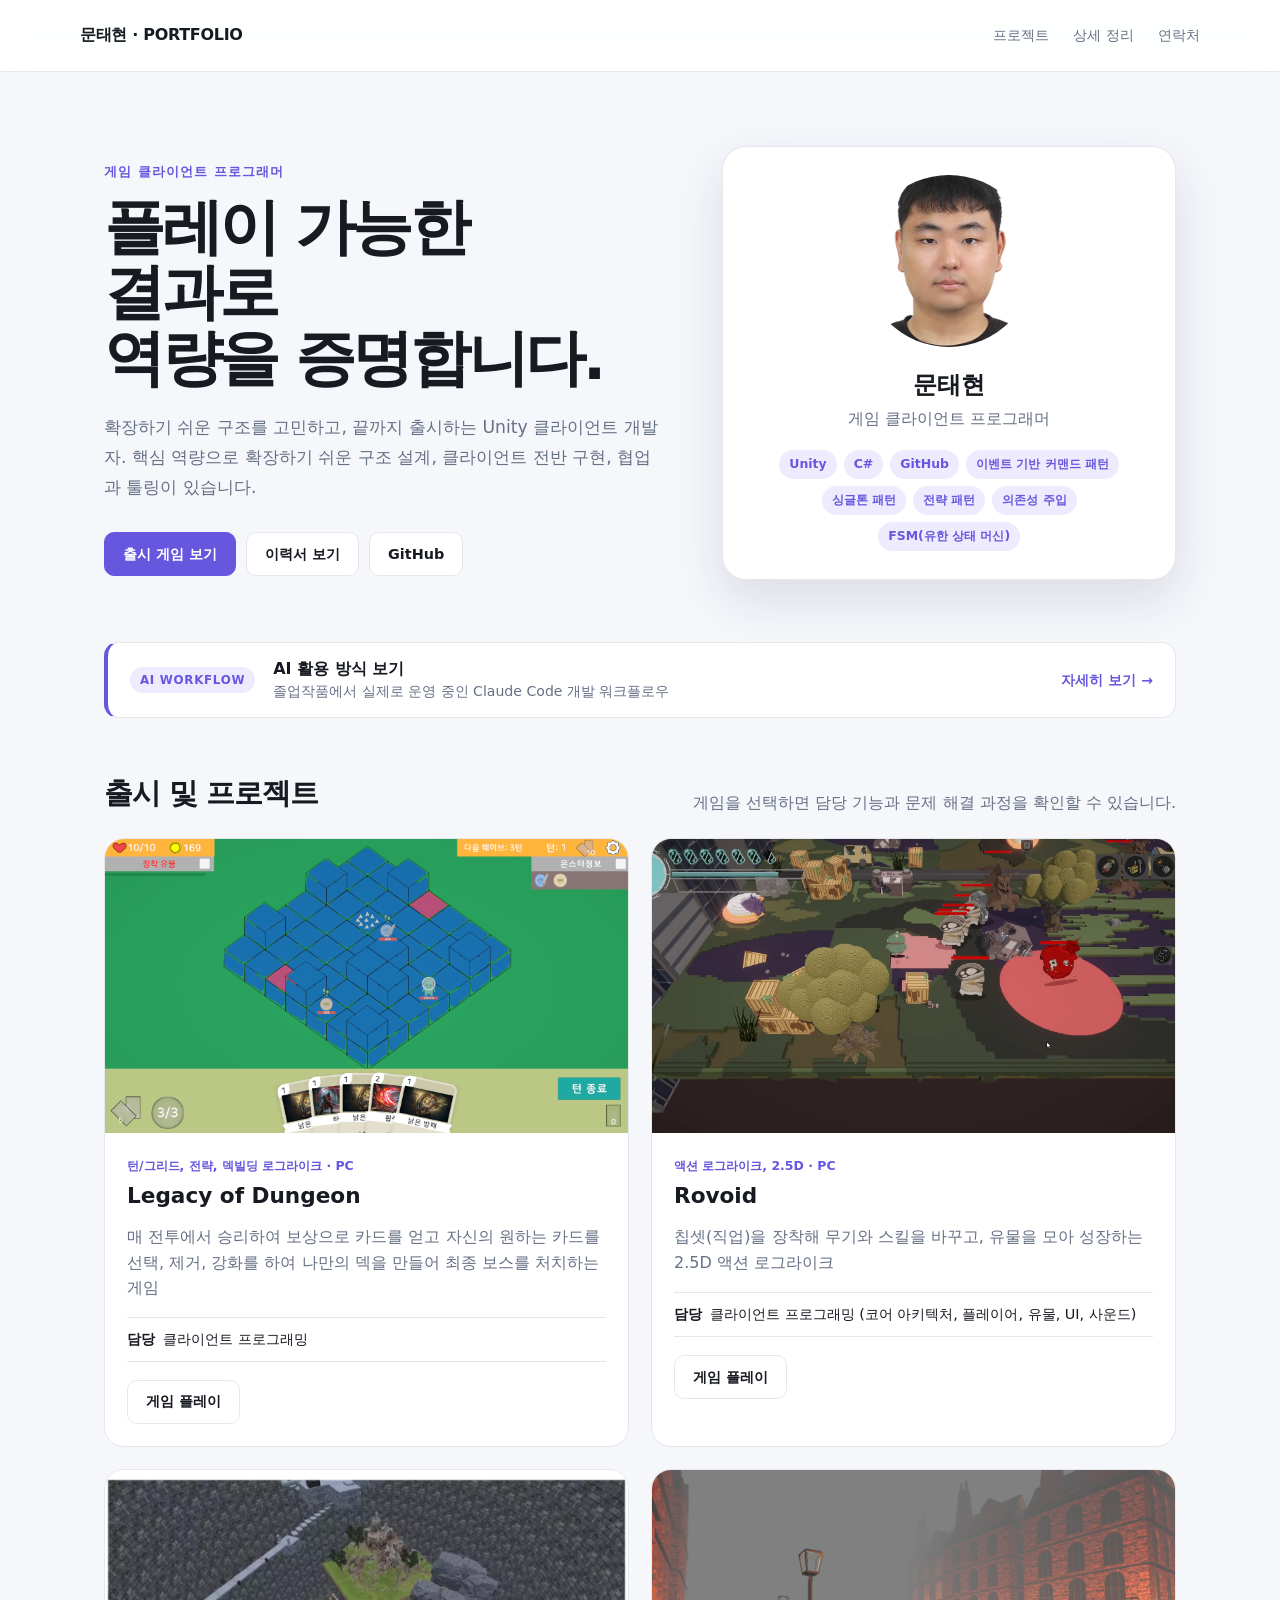
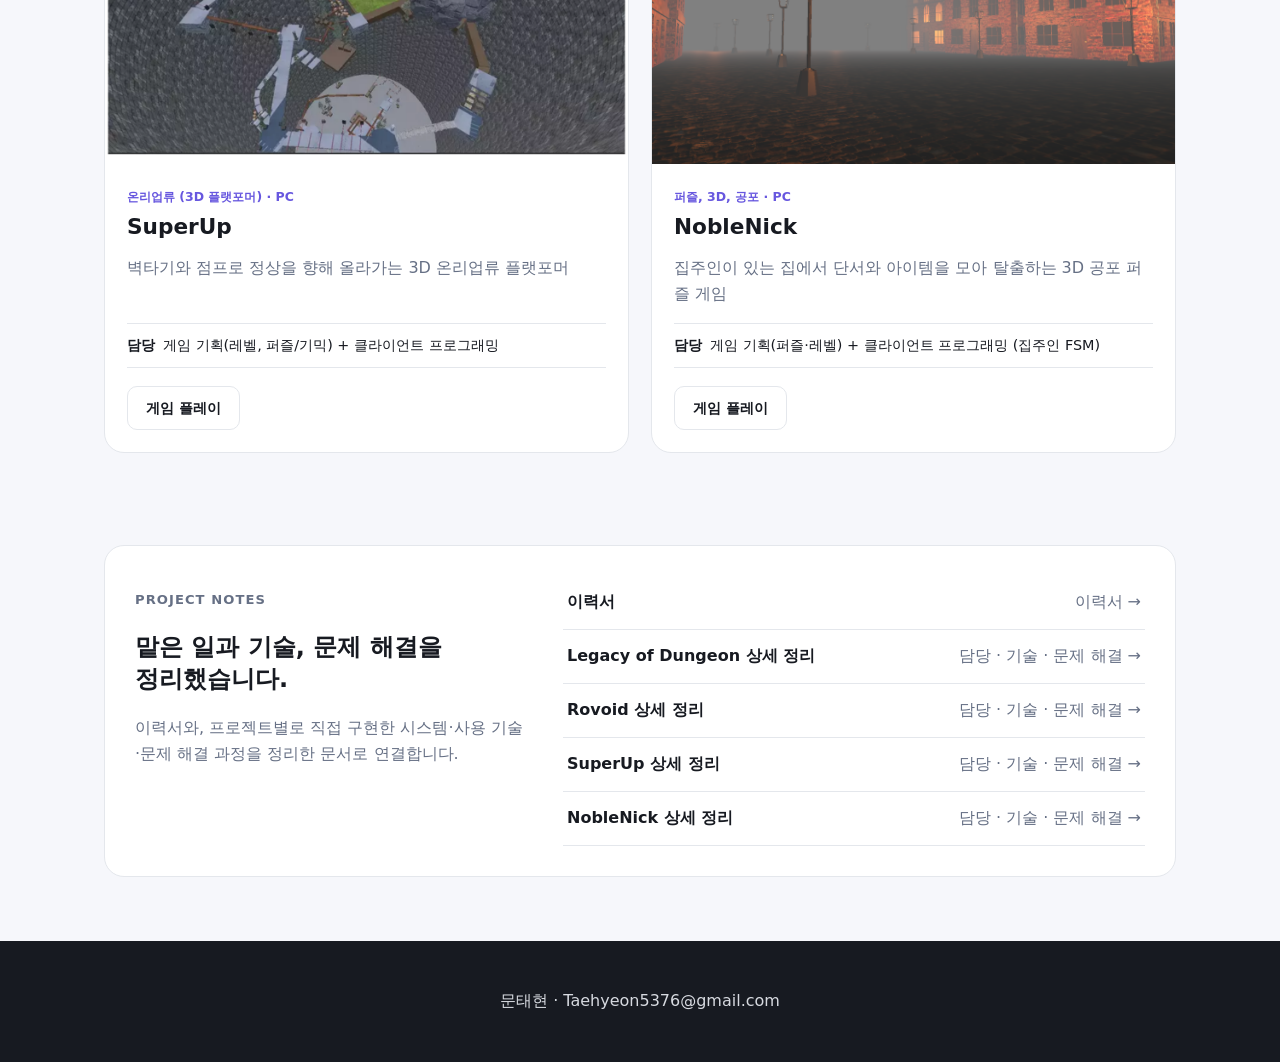
<file: index.html>
<!doctype html>
<html lang="ko">
<head>
  <meta charset="utf-8">
  <meta name="viewport" content="width=device-width, initial-scale=1">
  <meta name="description" content="게임콘텐츠 포트폴리오">
  <title>게임 포트폴리오</title>
  <link rel="stylesheet" href="css/portfolio.css">
  <link rel="stylesheet" href="css/ai-strip.css">
</head>
<body>
  <header class="site-header">
    <a class="brand" href="index.html" id="brand">GAME PORTFOLIO</a>
    <nav aria-label="주요 메뉴">
      <a href="#projects">프로젝트</a>
      <a href="#documents">상세 정리</a>
      <a href="#contact">연락처</a>
    </nav>
  </header>

  <main id="app" aria-live="polite">
    <section class="loading">포트폴리오 정보를 불러오고 있습니다.</section>
  </main>

  <footer id="contact">
    <p id="footer-text">Game Portfolio</p>
  </footer>

  <script src="js/portfolio.js" defer></script>
  <script src="js/ai-strip.js" defer></script>
</body>
</html>
</file>
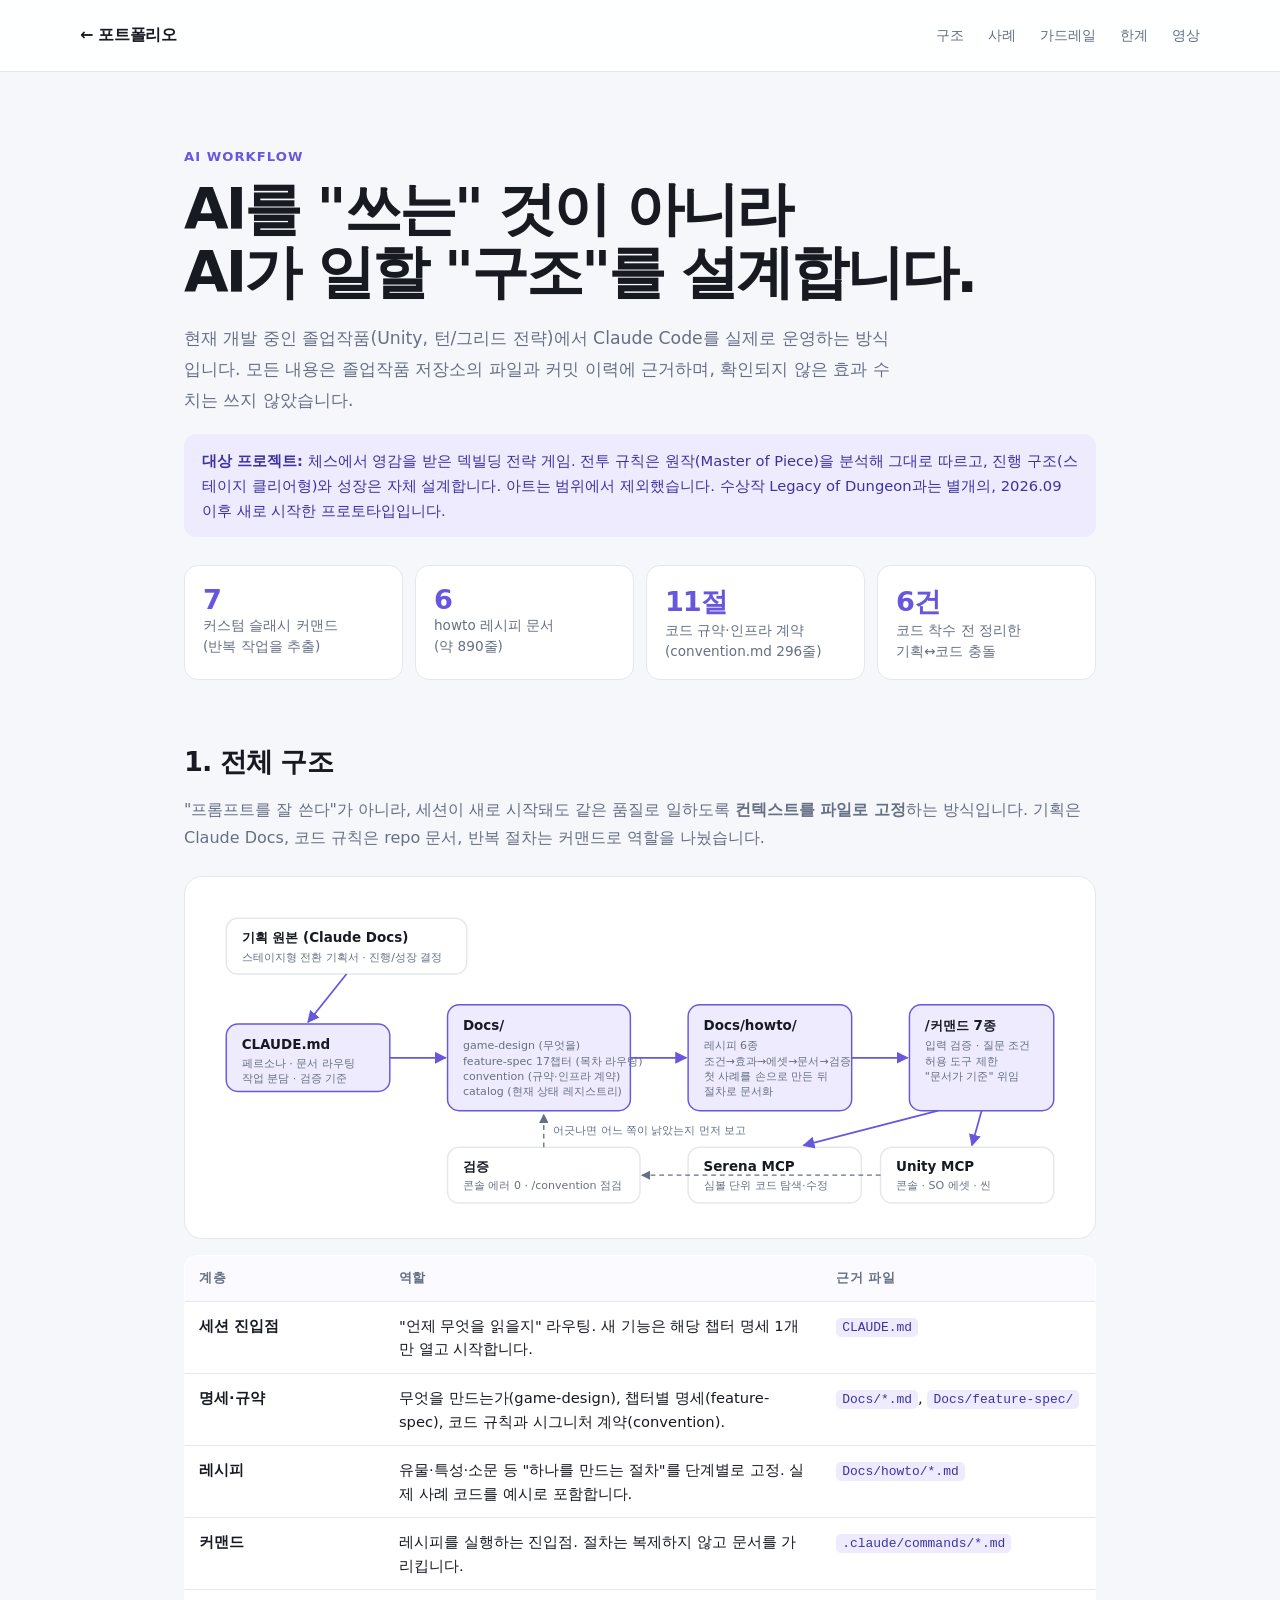
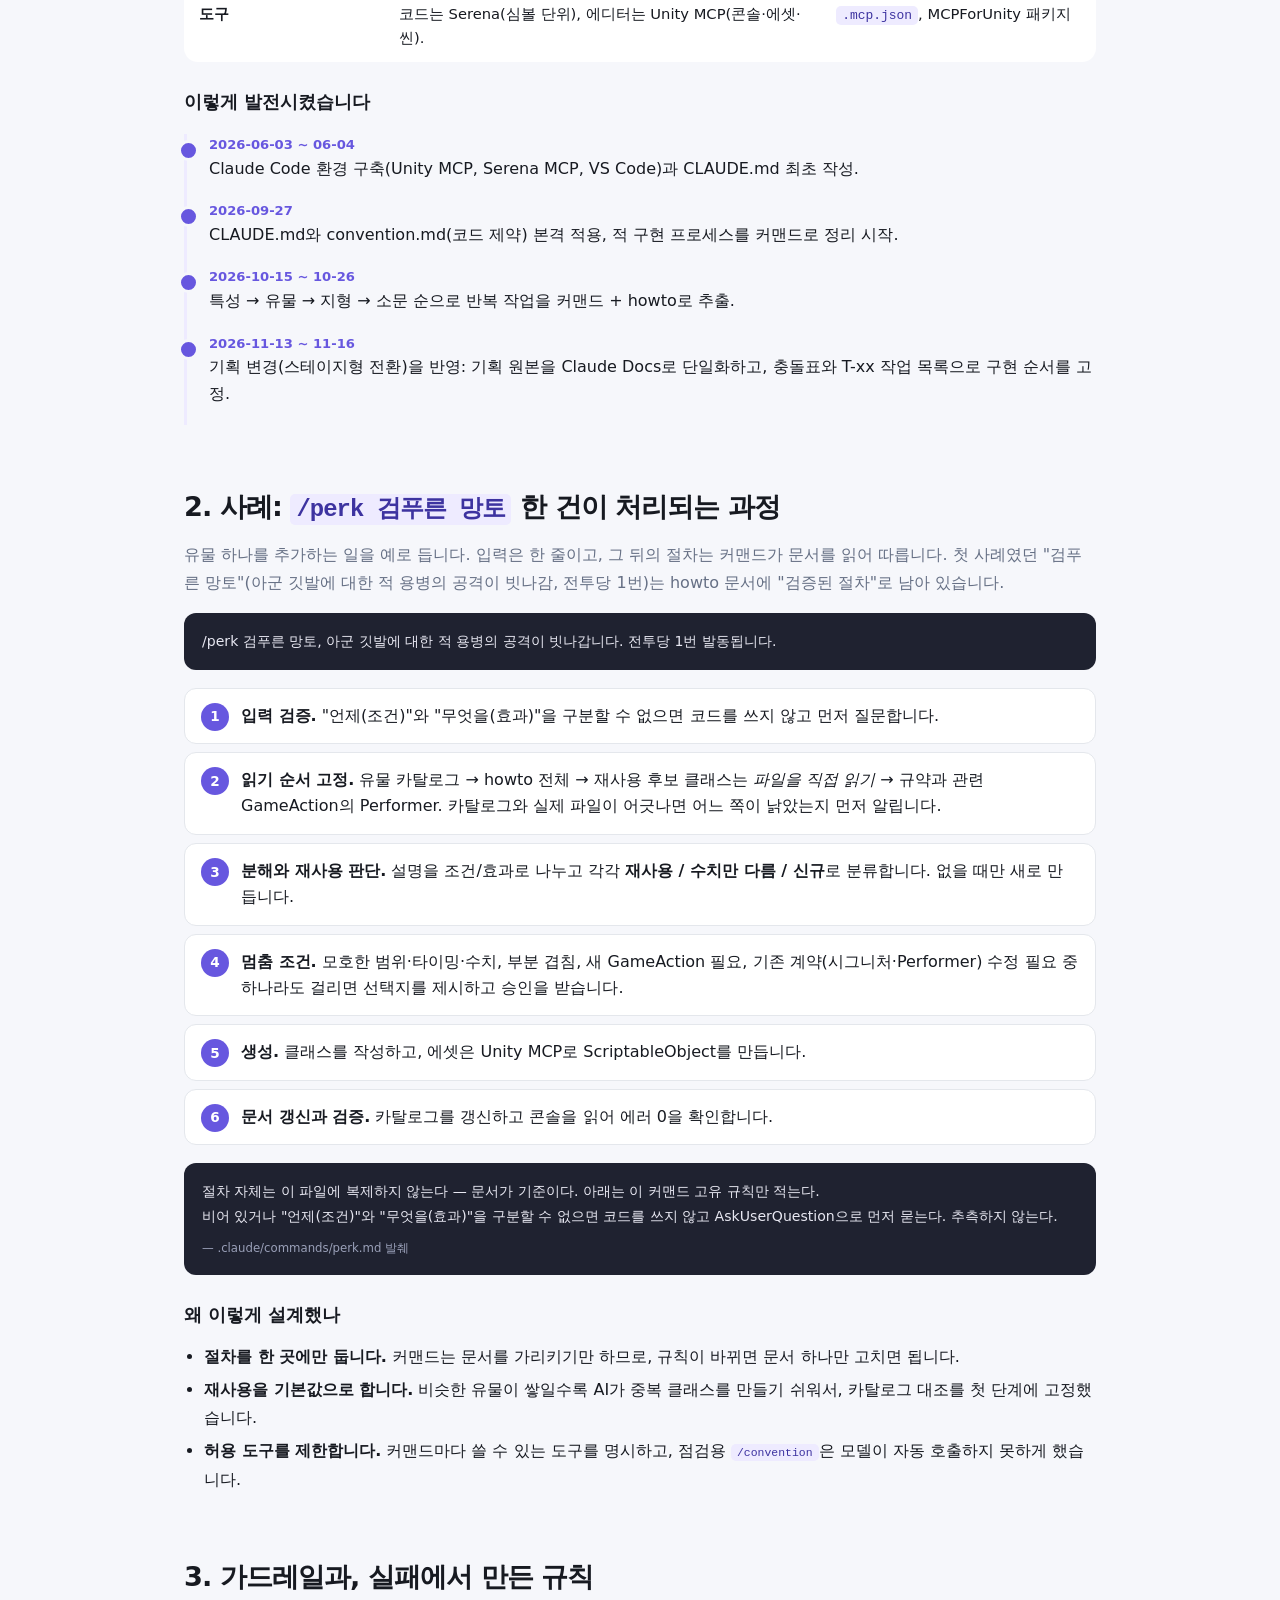
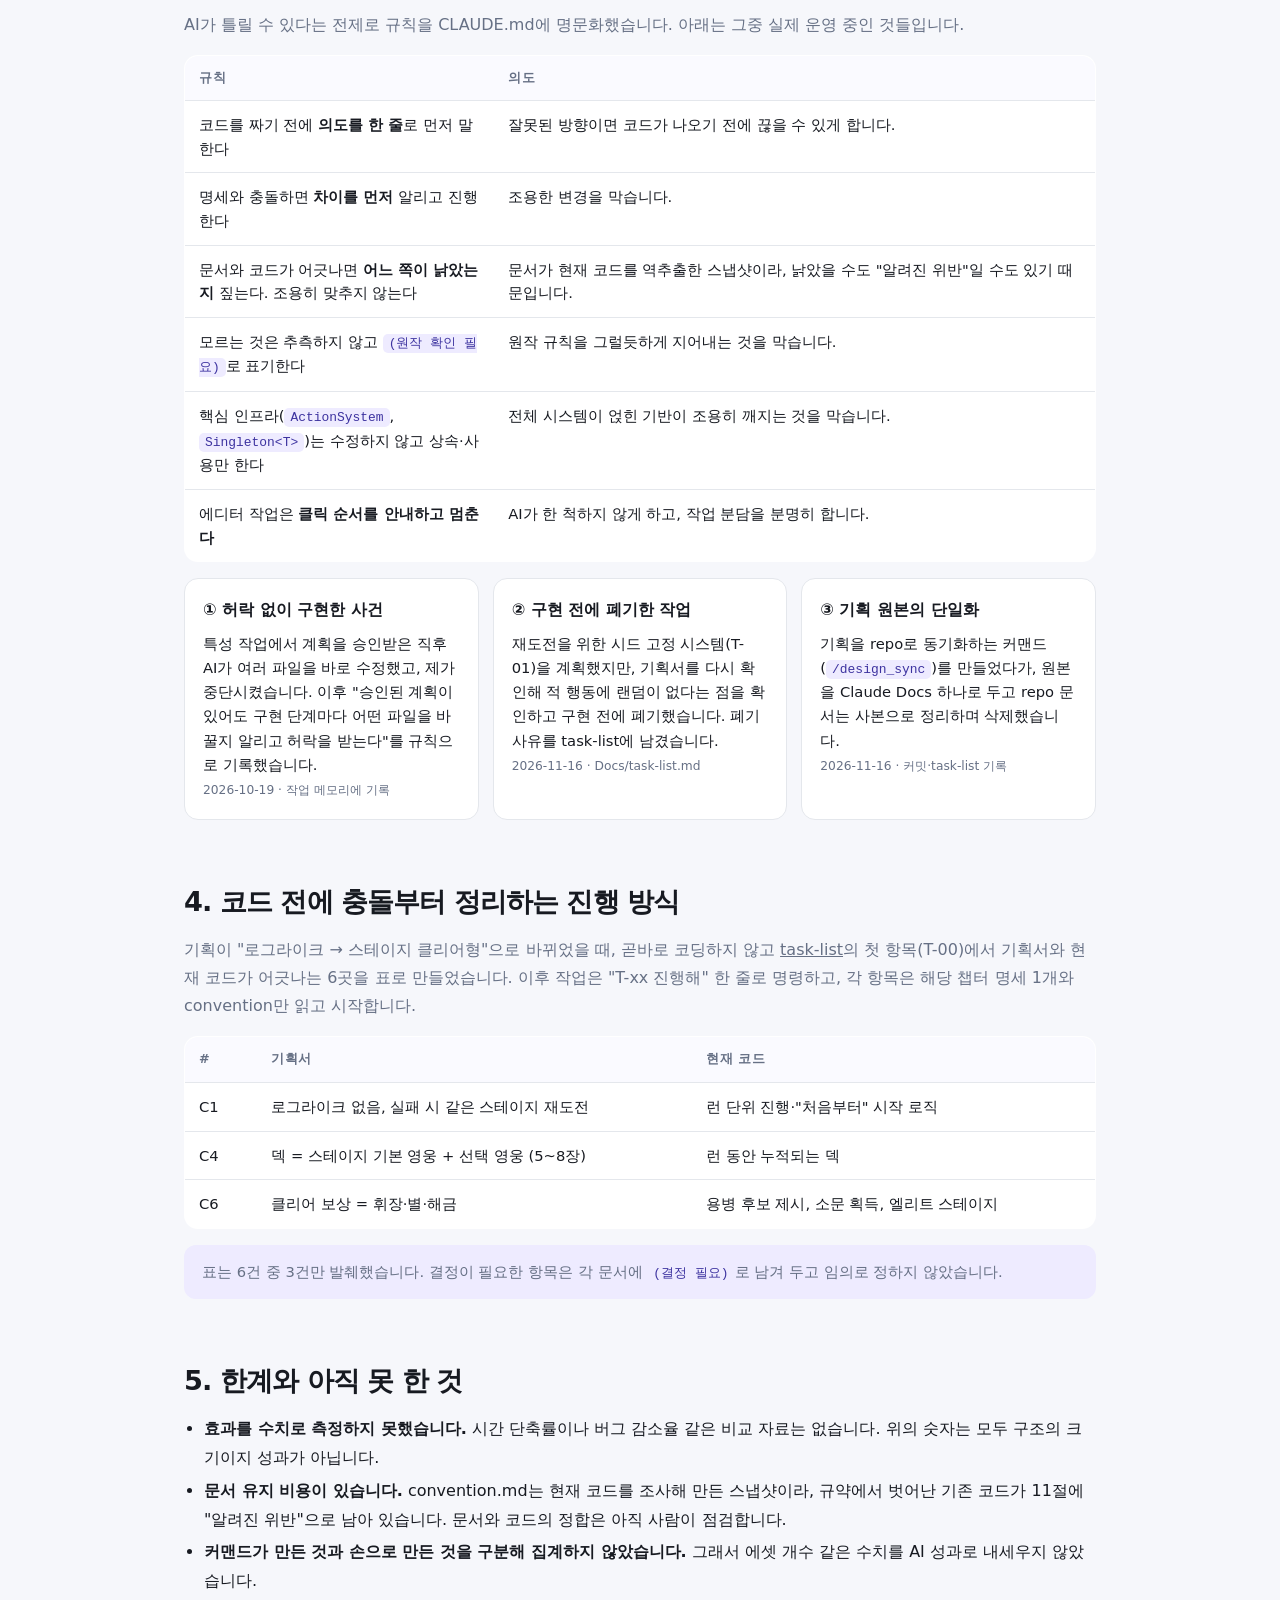
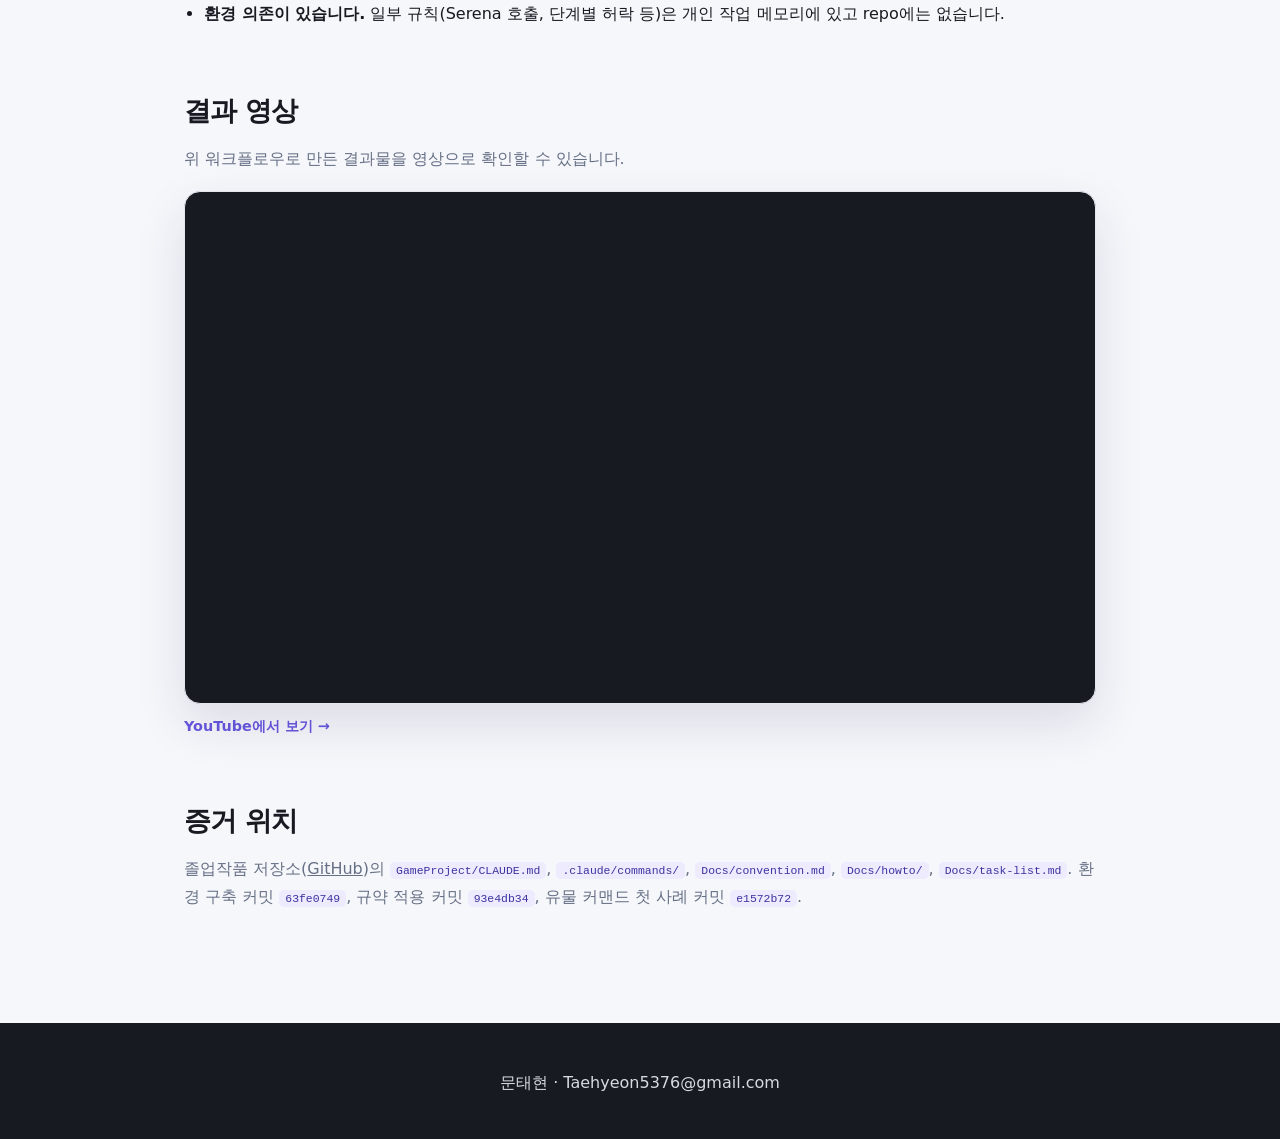
<file: ai-workflow.html>
<!doctype html>
<html lang="ko">
<head>
  <meta charset="utf-8">
  <meta name="viewport" content="width=device-width, initial-scale=1">
  <meta name="description" content="졸업작품 개발에서 실제로 운영 중인 AI(Claude Code) 워크플로우: 컨텍스트 설계, 슬래시 커맨드, MCP, 가드레일">
  <title>AI 개발 워크플로우 · 문태현</title>
  <link rel="stylesheet" href="css/portfolio.css">
  <link rel="stylesheet" href="css/ai-workflow.css">
</head>
<body>
  <header class="site-header">
    <a class="brand" href="index.html">← 포트폴리오</a>
    <nav aria-label="페이지 메뉴">
      <a href="#structure">구조</a>
      <a href="#case">사례</a>
      <a href="#guardrails">가드레일</a>
      <a href="#limits">한계</a>
      <a href="#video">영상</a>
    </nav>
  </header>

  <main class="ai-shell">
    <p class="eyebrow">AI WORKFLOW</p>
    <h1>AI를 "쓰는" 것이 아니라<br>AI가 일할 "구조"를 설계합니다.</h1>
    <p class="ai-lead">
      현재 개발 중인 졸업작품(Unity, 턴/그리드 전략)에서 Claude Code를 실제로 운영하는 방식입니다.
      모든 내용은 졸업작품 저장소의 파일과 커밋 이력에 근거하며, 확인되지 않은 효과 수치는 쓰지 않았습니다.
    </p>
    <p class="ai-note">
      <b>대상 프로젝트:</b> 체스에서 영감을 받은 덱빌딩 전략 게임. 전투 규칙은 원작(Master of Piece)을 분석해 그대로 따르고,
      진행 구조(스테이지 클리어형)와 성장은 자체 설계합니다. 아트는 범위에서 제외했습니다.
      수상작 Legacy of Dungeon과는 별개의, 2026.09 이후 새로 시작한 프로토타입입니다.
    </p>

    <div class="ai-facts" aria-label="구조 요약">
      <div class="ai-fact"><strong>7</strong><span>커스텀 슬래시 커맨드<br>(반복 작업을 추출)</span></div>
      <div class="ai-fact"><strong>6</strong><span>howto 레시피 문서<br>(약 890줄)</span></div>
      <div class="ai-fact"><strong>11절</strong><span>코드 규약·인프라 계약<br>(convention.md 296줄)</span></div>
      <div class="ai-fact"><strong>6건</strong><span>코드 착수 전 정리한<br>기획↔코드 충돌</span></div>
    </div>

    <section class="ai-section" id="structure">
      <h2>1. 전체 구조</h2>
      <p>
        "프롬프트를 잘 쓴다"가 아니라, 세션이 새로 시작돼도 같은 품질로 일하도록 <b>컨텍스트를 파일로 고정</b>하는 방식입니다.
        기획은 Claude Docs, 코드 규칙은 repo 문서, 반복 절차는 커맨드로 역할을 나눴습니다.
      </p>

      <div class="ai-diagram">
        <svg viewBox="0 0 900 330" role="img" aria-label="CLAUDE.md에서 Docs, howto, 슬래시 커맨드, MCP 도구, 검증으로 이어지는 흐름도">
          <defs>
            <marker id="arrow" viewBox="0 0 10 10" refX="9" refY="5" markerWidth="7" markerHeight="7" orient="auto-start-reverse"><path d="M0 0 L10 5 L0 10 z" fill="#6757df"/></marker>
            <marker id="arrow-muted" viewBox="0 0 10 10" refX="9" refY="5" markerWidth="7" markerHeight="7" orient="auto-start-reverse"><path d="M0 0 L10 5 L0 10 z" fill="#667085"/></marker>
          </defs>

          <rect class="d-box alt" x="20" y="20" width="250" height="58" rx="12"/>
          <text class="d-title" x="36" y="45">기획 원본 (Claude Docs)</text>
          <text class="d-sub" x="36" y="64">스테이지형 전환 기획서 · 진행/성장 결정</text>

          <rect class="d-box" x="20" y="130" width="170" height="70" rx="12"/>
          <text class="d-title" x="36" y="156">CLAUDE.md</text>
          <text class="d-sub" x="36" y="175">페르소나 · 문서 라우팅</text>
          <text class="d-sub" x="36" y="190">작업 분담 · 검증 기준</text>

          <rect class="d-box" x="250" y="110" width="190" height="110" rx="12"/>
          <text class="d-title" x="266" y="136">Docs/</text>
          <text class="d-sub" x="266" y="156">game-design (무엇을)</text>
          <text class="d-sub" x="266" y="172">feature-spec 17챕터 (목차 라우팅)</text>
          <text class="d-sub" x="266" y="188">convention (규약·인프라 계약)</text>
          <text class="d-sub" x="266" y="204">catalog (현재 상태 레지스트리)</text>

          <rect class="d-box" x="500" y="110" width="170" height="110" rx="12"/>
          <text class="d-title" x="516" y="136">Docs/howto/</text>
          <text class="d-sub" x="516" y="156">레시피 6종</text>
          <text class="d-sub" x="516" y="172">조건→효과→에셋→문서→검증</text>
          <text class="d-sub" x="516" y="188">첫 사례를 손으로 만든 뒤</text>
          <text class="d-sub" x="516" y="204">절차로 문서화</text>

          <rect class="d-box" x="730" y="110" width="150" height="110" rx="12"/>
          <text class="d-title" x="746" y="136">/커맨드 7종</text>
          <text class="d-sub" x="746" y="156">입력 검증 · 질문 조건</text>
          <text class="d-sub" x="746" y="172">허용 도구 제한</text>
          <text class="d-sub" x="746" y="188">"문서가 기준" 위임</text>

          <rect class="d-box alt" x="500" y="258" width="180" height="58" rx="12"/>
          <text class="d-title" x="516" y="283">Serena MCP</text>
          <text class="d-sub" x="516" y="301">심볼 단위 코드 탐색·수정</text>

          <rect class="d-box alt" x="700" y="258" width="180" height="58" rx="12"/>
          <text class="d-title" x="716" y="283">Unity MCP</text>
          <text class="d-sub" x="716" y="301">콘솔 · SO 에셋 · 씬</text>

          <rect class="d-box alt" x="250" y="258" width="200" height="58" rx="12"/>
          <text class="d-title" x="266" y="283">검증</text>
          <text class="d-sub" x="266" y="301">콘솔 에러 0 · /convention 점검</text>

          <path class="d-arrow" d="M145 78 L105 128"/>
          <path class="d-arrow" d="M190 165 L248 165"/>
          <path class="d-arrow" d="M440 165 L498 165"/>
          <path class="d-arrow" d="M670 165 L728 165"/>
          <path class="d-arrow" d="M805 220 L795 256"/>
          <path class="d-arrow" d="M760 220 L620 256"/>
          <path class="d-loop" d="M700 287 L452 287"/>
          <path class="d-loop" d="M350 258 L350 224"/>
          <text class="d-label" x="360" y="244">어긋나면 어느 쪽이 낡았는지 먼저 보고</text>
        </svg>
      </div>

      <table class="ai-table">
        <tr><th style="width:22%">계층</th><th>역할</th><th style="width:30%">근거 파일</th></tr>
        <tr><td><b>세션 진입점</b></td><td>"언제 무엇을 읽을지" 라우팅. 새 기능은 해당 챕터 명세 1개만 열고 시작합니다.</td><td><code>CLAUDE.md</code></td></tr>
        <tr><td><b>명세·규약</b></td><td>무엇을 만드는가(game-design), 챕터별 명세(feature-spec), 코드 규칙과 시그니처 계약(convention).</td><td><code>Docs/*.md</code>, <code>Docs/feature-spec/</code></td></tr>
        <tr><td><b>레시피</b></td><td>유물·특성·소문 등 "하나를 만드는 절차"를 단계별로 고정. 실제 사례 코드를 예시로 포함합니다.</td><td><code>Docs/howto/*.md</code></td></tr>
        <tr><td><b>커맨드</b></td><td>레시피를 실행하는 진입점. 절차는 복제하지 않고 문서를 가리킵니다.</td><td><code>.claude/commands/*.md</code></td></tr>
        <tr><td><b>도구</b></td><td>코드는 Serena(심볼 단위), 에디터는 Unity MCP(콘솔·에셋·씬).</td><td><code>.mcp.json</code>, MCPForUnity 패키지</td></tr>
      </table>

      <h3>이렇게 발전시켰습니다</h3>
      <ul class="ai-timeline">
        <li><time>2026-06-03 ~ 06-04</time>Claude Code 환경 구축(Unity MCP, Serena MCP, VS Code)과 CLAUDE.md 최초 작성.</li>
        <li><time>2026-09-27</time>CLAUDE.md와 convention.md(코드 제약) 본격 적용, 적 구현 프로세스를 커맨드로 정리 시작.</li>
        <li><time>2026-10-15 ~ 10-26</time>특성 → 유물 → 지형 → 소문 순으로 반복 작업을 커맨드 + howto로 추출.</li>
        <li><time>2026-11-13 ~ 11-16</time>기획 변경(스테이지형 전환)을 반영: 기획 원본을 Claude Docs로 단일화하고, 충돌표와 T-xx 작업 목록으로 구현 순서를 고정.</li>
      </ul>
    </section>

    <section class="ai-section" id="case">
      <h2>2. 사례: <code>/perk 검푸른 망토</code> 한 건이 처리되는 과정</h2>
      <p>
        유물 하나를 추가하는 일을 예로 듭니다. 입력은 한 줄이고, 그 뒤의 절차는 커맨드가 문서를 읽어 따릅니다.
        첫 사례였던 "검푸른 망토"(아군 깃발에 대한 적 용병의 공격이 빗나감, 전투당 1번)는 howto 문서에 "검증된 절차"로 남아 있습니다.
      </p>

      <div class="ai-quote">/perk 검푸른 망토, 아군 깃발에 대한 적 용병의 공격이 빗나갑니다. 전투당 1번 발동됩니다.</div>

      <ol class="ai-steps">
        <li><b>입력 검증.</b> "언제(조건)"와 "무엇을(효과)"을 구분할 수 없으면 코드를 쓰지 않고 먼저 질문합니다.</li>
        <li><b>읽기 순서 고정.</b> 유물 카탈로그 → howto 전체 → 재사용 후보 클래스는 <i>파일을 직접 읽기</i> → 규약과 관련 GameAction의 Performer. 카탈로그와 실제 파일이 어긋나면 어느 쪽이 낡았는지 먼저 알립니다.</li>
        <li><b>분해와 재사용 판단.</b> 설명을 조건/효과로 나누고 각각 <b>재사용 / 수치만 다름 / 신규</b>로 분류합니다. 없을 때만 새로 만듭니다.</li>
        <li><b>멈춤 조건.</b> 모호한 범위·타이밍·수치, 부분 겹침, 새 GameAction 필요, 기존 계약(시그니처·Performer) 수정 필요 중 하나라도 걸리면 선택지를 제시하고 승인을 받습니다.</li>
        <li><b>생성.</b> 클래스를 작성하고, 에셋은 Unity MCP로 ScriptableObject를 만듭니다.</li>
        <li><b>문서 갱신과 검증.</b> 카탈로그를 갱신하고 콘솔을 읽어 에러 0을 확인합니다.</li>
      </ol>

      <div class="ai-quote">절차 자체는 이 파일에 복제하지 않는다 — 문서가 기준이다. 아래는 이 커맨드 고유 규칙만 적는다.
비어 있거나 "언제(조건)"와 "무엇을(효과)"을 구분할 수 없으면 코드를 쓰지 않고 AskUserQuestion으로 먼저 묻는다. 추측하지 않는다.<small>— .claude/commands/perk.md 발췌</small></div>

      <h3>왜 이렇게 설계했나</h3>
      <ul class="ai-list">
        <li><b>절차를 한 곳에만 둡니다.</b> 커맨드는 문서를 가리키기만 하므로, 규칙이 바뀌면 문서 하나만 고치면 됩니다.</li>
        <li><b>재사용을 기본값으로 합니다.</b> 비슷한 유물이 쌓일수록 AI가 중복 클래스를 만들기 쉬워서, 카탈로그 대조를 첫 단계에 고정했습니다.</li>
        <li><b>허용 도구를 제한합니다.</b> 커맨드마다 쓸 수 있는 도구를 명시하고, 점검용 <code>/convention</code>은 모델이 자동 호출하지 못하게 했습니다.</li>
      </ul>
    </section>

    <section class="ai-section" id="guardrails">
      <h2>3. 가드레일과, 실패에서 만든 규칙</h2>
      <p>AI가 틀릴 수 있다는 전제로 규칙을 CLAUDE.md에 명문화했습니다. 아래는 그중 실제 운영 중인 것들입니다.</p>

      <table class="ai-table">
        <tr><th style="width:34%">규칙</th><th>의도</th></tr>
        <tr><td>코드를 짜기 전에 <b>의도를 한 줄</b>로 먼저 말한다</td><td>잘못된 방향이면 코드가 나오기 전에 끊을 수 있게 합니다.</td></tr>
        <tr><td>명세와 충돌하면 <b>차이를 먼저</b> 알리고 진행한다</td><td>조용한 변경을 막습니다.</td></tr>
        <tr><td>문서와 코드가 어긋나면 <b>어느 쪽이 낡았는지</b> 짚는다. 조용히 맞추지 않는다</td><td>문서가 현재 코드를 역추출한 스냅샷이라, 낡았을 수도 "알려진 위반"일 수도 있기 때문입니다.</td></tr>
        <tr><td>모르는 것은 추측하지 않고 <code>(원작 확인 필요)</code>로 표기한다</td><td>원작 규칙을 그럴듯하게 지어내는 것을 막습니다.</td></tr>
        <tr><td>핵심 인프라(<code>ActionSystem</code>, <code>Singleton&lt;T&gt;</code>)는 수정하지 않고 상속·사용만 한다</td><td>전체 시스템이 얹힌 기반이 조용히 깨지는 것을 막습니다.</td></tr>
        <tr><td>에디터 작업은 <b>클릭 순서를 안내하고 멈춘다</b></td><td>AI가 한 척하지 않게 하고, 작업 분담을 분명히 합니다.</td></tr>
      </table>

      <div class="ai-cases">
        <div class="ai-case">
          <h3>① 허락 없이 구현한 사건</h3>
          특성 작업에서 계획을 승인받은 직후 AI가 여러 파일을 바로 수정했고, 제가 중단시켰습니다.
          이후 "승인된 계획이 있어도 구현 단계마다 어떤 파일을 바꿀지 알리고 허락을 받는다"를 규칙으로 기록했습니다.
          <br><small>2026-10-19 · 작업 메모리에 기록</small>
        </div>
        <div class="ai-case">
          <h3>② 구현 전에 폐기한 작업</h3>
          재도전을 위한 시드 고정 시스템(T-01)을 계획했지만, 기획서를 다시 확인해 적 행동에 랜덤이 없다는 점을 확인하고 구현 전에 폐기했습니다.
          폐기 사유를 task-list에 남겼습니다.
          <br><small>2026-11-16 · Docs/task-list.md</small>
        </div>
        <div class="ai-case">
          <h3>③ 기획 원본의 단일화</h3>
          기획을 repo로 동기화하는 커맨드(<code>/design_sync</code>)를 만들었다가, 원본을 Claude Docs 하나로 두고 repo 문서는 사본으로 정리하며 삭제했습니다.
          <br><small>2026-11-16 · 커밋·task-list 기록</small>
        </div>
      </div>
    </section>

    <section class="ai-section" id="spec">
      <h2>4. 코드 전에 충돌부터 정리하는 진행 방식</h2>
      <p>
        기획이 "로그라이크 → 스테이지 클리어형"으로 바뀌었을 때, 곧바로 코딩하지 않고
        <a href="https://github.com/Taehyeon88/Graduation-project" target="_blank" rel="noopener noreferrer">task-list</a>의 첫 항목(T-00)에서
        기획서와 현재 코드가 어긋나는 6곳을 표로 만들었습니다. 이후 작업은 "T-xx 진행해" 한 줄로 명령하고, 각 항목은 해당 챕터 명세 1개와 convention만 읽고 시작합니다.
      </p>
      <table class="ai-table">
        <tr><th style="width:8%">#</th><th>기획서</th><th>현재 코드</th></tr>
        <tr><td>C1</td><td>로그라이크 없음, 실패 시 같은 스테이지 재도전</td><td>런 단위 진행·"처음부터" 시작 로직</td></tr>
        <tr><td>C4</td><td>덱 = 스테이지 기본 영웅 + 선택 영웅 (5~8장)</td><td>런 동안 누적되는 덱</td></tr>
        <tr><td>C6</td><td>클리어 보상 = 휘장·별·해금</td><td>용병 후보 제시, 소문 획득, 엘리트 스테이지</td></tr>
      </table>
      <p class="ai-note" style="margin-top:0">표는 6건 중 3건만 발췌했습니다. 결정이 필요한 항목은 각 문서에 <code>(결정 필요)</code>로 남겨 두고 임의로 정하지 않았습니다.</p>
    </section>

    <section class="ai-section" id="limits">
      <h2>5. 한계와 아직 못 한 것</h2>
      <ul class="ai-list">
        <li><b>효과를 수치로 측정하지 못했습니다.</b> 시간 단축률이나 버그 감소율 같은 비교 자료는 없습니다. 위의 숫자는 모두 구조의 크기이지 성과가 아닙니다.</li>
        <li><b>문서 유지 비용이 있습니다.</b> convention.md는 현재 코드를 조사해 만든 스냅샷이라, 규약에서 벗어난 기존 코드가 11절에 "알려진 위반"으로 남아 있습니다. 문서와 코드의 정합은 아직 사람이 점검합니다.</li>
        <li><b>커맨드가 만든 것과 손으로 만든 것을 구분해 집계하지 않았습니다.</b> 그래서 에셋 개수 같은 수치를 AI 성과로 내세우지 않았습니다.</li>
        <li><b>환경 의존이 있습니다.</b> 일부 규칙(Serena 호출, 단계별 허락 등)은 개인 작업 메모리에 있고 repo에는 없습니다.</li>
      </ul>
    </section>

    <section class="ai-section" id="video">
      <h2>결과 영상</h2>
      <p>위 워크플로우로 만든 결과물을 영상으로 확인할 수 있습니다.</p>
      <div class="ai-video">
        <iframe src="https://www.youtube-nocookie.com/embed/e3iSJfZUnd0" title="AI 개발 워크플로우 결과 영상" loading="lazy" allow="accelerometer; encrypted-media; gyroscope; picture-in-picture; fullscreen" referrerpolicy="strict-origin-when-cross-origin" allowfullscreen></iframe>
      </div>
      <p class="ai-video-link"><a href="https://youtu.be/e3iSJfZUnd0" target="_blank" rel="noopener noreferrer">YouTube에서 보기 →</a></p>
    </section>

    <section class="ai-section" id="evidence">
      <h2>증거 위치</h2>
      <p class="ai-evidence">
        졸업작품 저장소(<a href="https://github.com/Taehyeon88/Graduation-project" target="_blank" rel="noopener noreferrer">GitHub</a>)의
        <code>GameProject/CLAUDE.md</code>, <code>.claude/commands/</code>, <code>Docs/convention.md</code>, <code>Docs/howto/</code>, <code>Docs/task-list.md</code>.
        환경 구축 커밋 <code>63fe0749</code>, 규약 적용 커밋 <code>93e4db34</code>, 유물 커맨드 첫 사례 커밋 <code>e1572b72</code>.
      </p>
    </section>
  </main>

  <footer>
    <p>문태현 · Taehyeon5376@gmail.com</p>
  </footer>
</body>
</html>
</file>
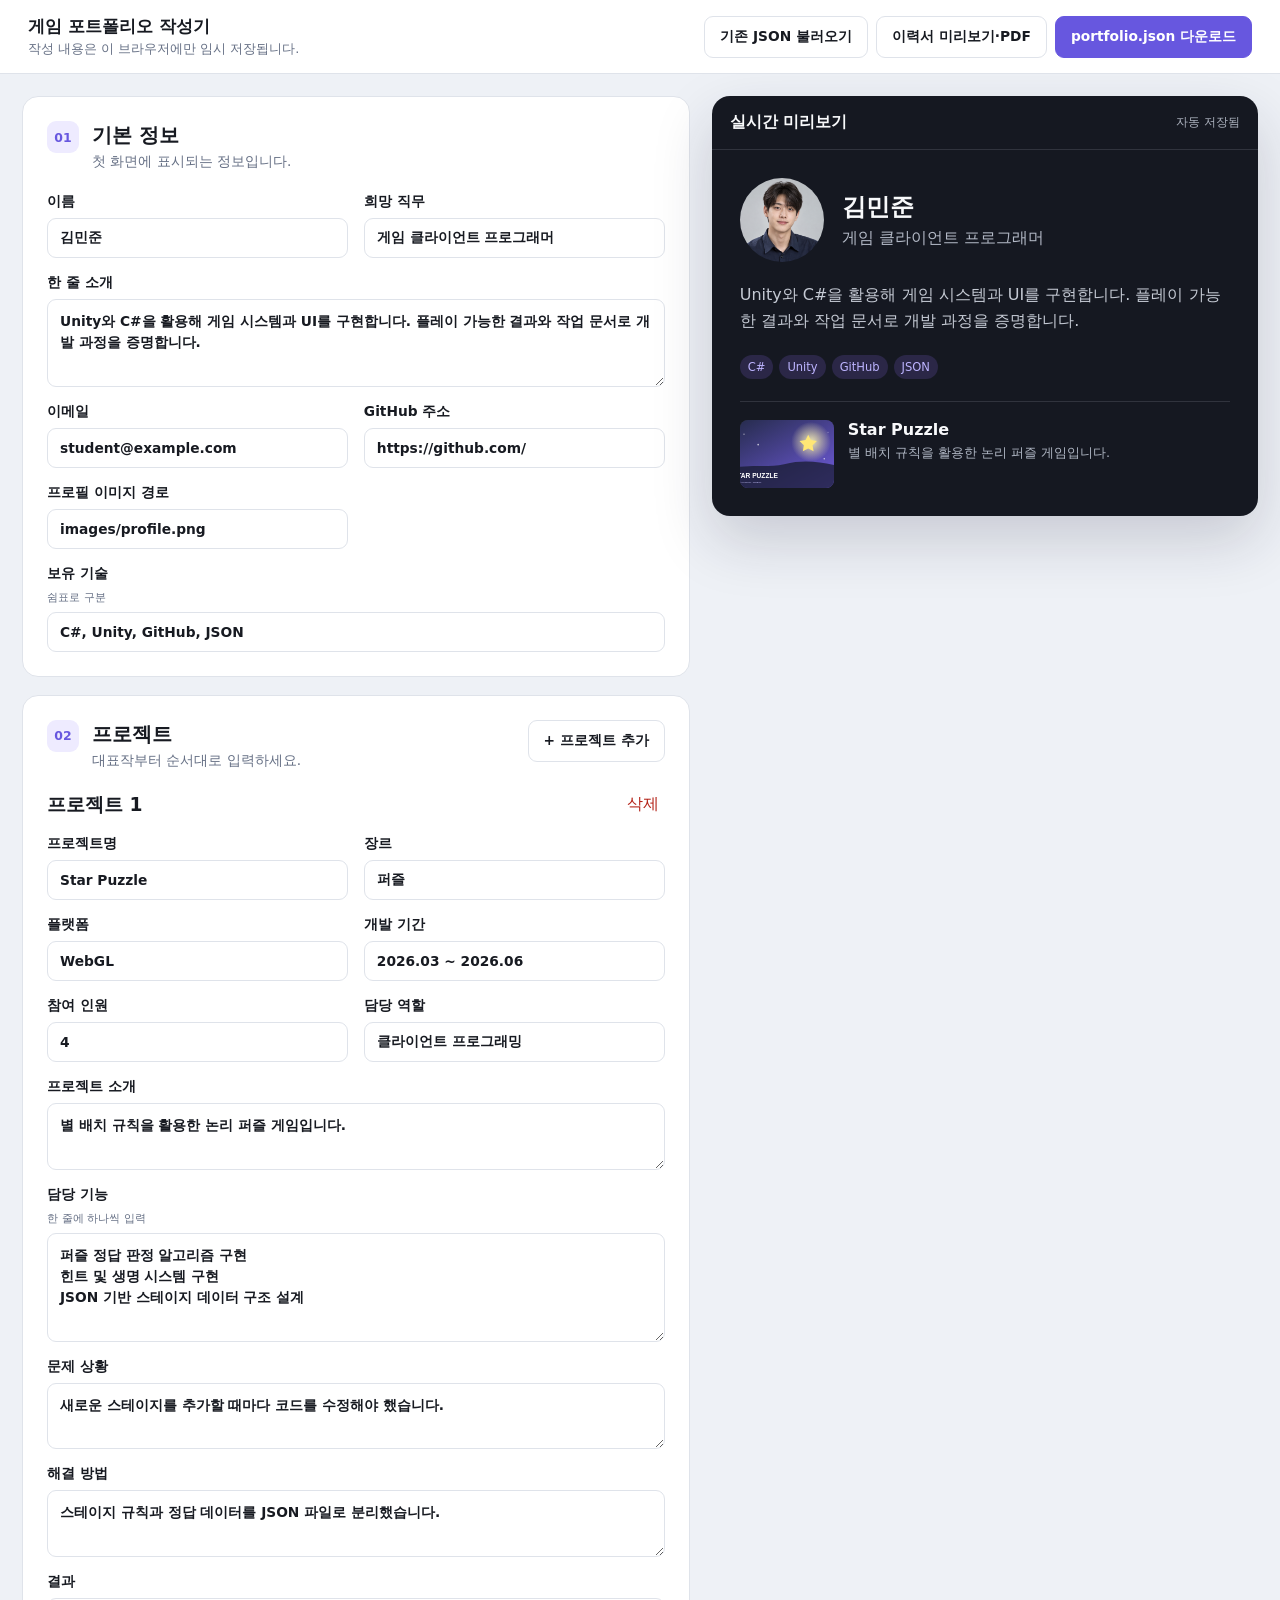
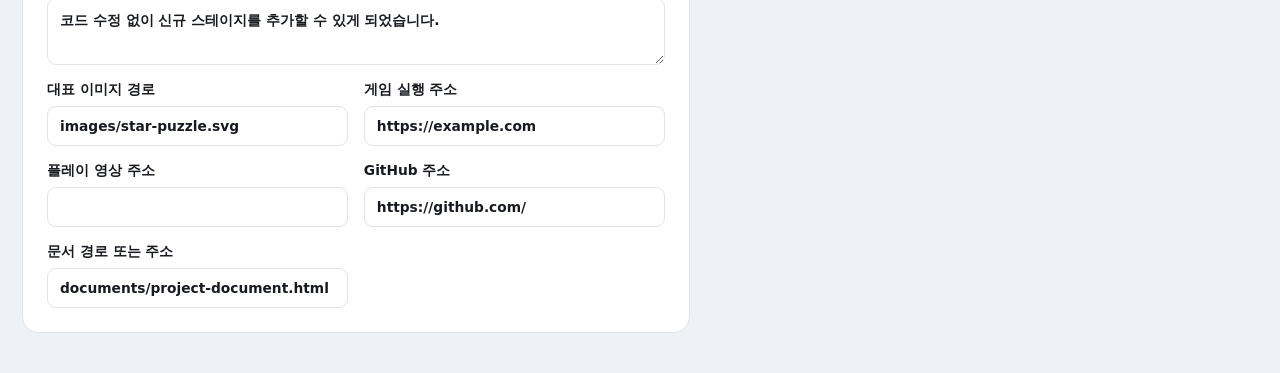
<file: editor.html>
<!doctype html>
<html lang="ko">
<head>
  <meta charset="utf-8">
  <meta name="viewport" content="width=device-width, initial-scale=1">
  <meta name="description" content="게임 포트폴리오 JSON 작성기">
  <title>포트폴리오 작성기</title>
  <link rel="stylesheet" href="css/editor.css">
</head>
<body>
  <header class="editor-header">
    <div>
      <strong>게임 포트폴리오 작성기</strong>
      <span>작성 내용은 이 브라우저에만 임시 저장됩니다.</span>
    </div>
    <div class="header-actions">
      <label class="button secondary" for="json-import">기존 JSON 불러오기</label>
      <input id="json-import" type="file" accept="application/json,.json" hidden>
      <button class="button secondary" id="preview-resume" type="button">이력서 미리보기·PDF</button>
      <button class="button primary" id="download-json" type="button">portfolio.json 다운로드</button>
    </div>
  </header>

  <main class="editor-layout">
    <form id="portfolio-form" novalidate>
      <section class="form-section">
        <div class="section-heading"><span>01</span><div><h1>기본 정보</h1><p>첫 화면에 표시되는 정보입니다.</p></div></div>
        <div class="field-grid">
          <label>이름<input name="name" required placeholder="김민준"></label>
          <label>희망 직무<input name="job" required placeholder="게임 클라이언트 프로그래머"></label>
          <label class="wide">한 줄 소개<textarea name="introduction" required rows="3" placeholder="Unity와 C#을 활용해 게임 시스템과 UI를 구현합니다."></textarea></label>
          <label>이메일<input name="email" type="email" required placeholder="student@example.com"></label>
          <label>GitHub 주소<input name="github" type="url" placeholder="https://github.com/student-id"></label>
          <label>프로필 이미지 경로<input name="profileImage" value="images/profile.png"></label>
          <label class="wide">보유 기술 <small>쉼표로 구분</small><input name="skills" placeholder="C#, Unity, GitHub, JSON"></label>
        </div>
      </section>

      <section class="form-section">
        <div class="section-heading project-heading"><span>02</span><div><h2>프로젝트</h2><p>대표작부터 순서대로 입력하세요.</p></div><button class="button secondary" id="add-project" type="button">+ 프로젝트 추가</button></div>
        <div id="project-forms"></div>
      </section>

      <div id="validation-message" role="alert"></div>
    </form>

    <aside class="preview-panel">
      <div class="preview-heading"><strong>실시간 미리보기</strong><span id="save-state">자동 저장됨</span></div>
      <div id="portfolio-preview"></div>
    </aside>
  </main>

  <template id="project-template">
    <article class="project-form">
      <div class="project-form-header"><h3>프로젝트 <span class="project-number"></span></h3><button type="button" class="remove-project">삭제</button></div>
      <div class="field-grid">
        <label>프로젝트명<input data-key="title" required></label>
        <label>장르<input data-key="genre" placeholder="퍼즐"></label>
        <label>플랫폼<input data-key="platform" placeholder="WebGL"></label>
        <label>개발 기간<input data-key="period" placeholder="2026.03 ~ 2026.06"></label>
        <label>참여 인원<input data-key="teamSize" type="number" min="1" value="1"></label>
        <label>담당 역할<input data-key="role" required placeholder="클라이언트 프로그래밍"></label>
        <label class="wide">프로젝트 소개<textarea data-key="description" required rows="2"></textarea></label>
        <label class="wide">담당 기능 <small>한 줄에 하나씩 입력</small><textarea data-key="contributions" required rows="4"></textarea></label>
        <label class="wide">문제 상황<textarea data-key="problem" rows="2"></textarea></label>
        <label class="wide">해결 방법<textarea data-key="solution" rows="2"></textarea></label>
        <label class="wide">결과<textarea data-key="result" rows="2"></textarea></label>
        <label>대표 이미지 경로<input data-key="thumbnail" placeholder="images/game.jpg"></label>
        <label>게임 실행 주소<input data-key="play" type="url"></label>
        <label>플레이 영상 주소<input data-key="video" type="url"></label>
        <label>GitHub 주소<input data-key="github" type="url"></label>
        <label>문서 경로 또는 주소<input data-key="document"></label>
      </div>
    </article>
  </template>

  <script src="js/editor.js" defer></script>
</body>
</html>
</file>
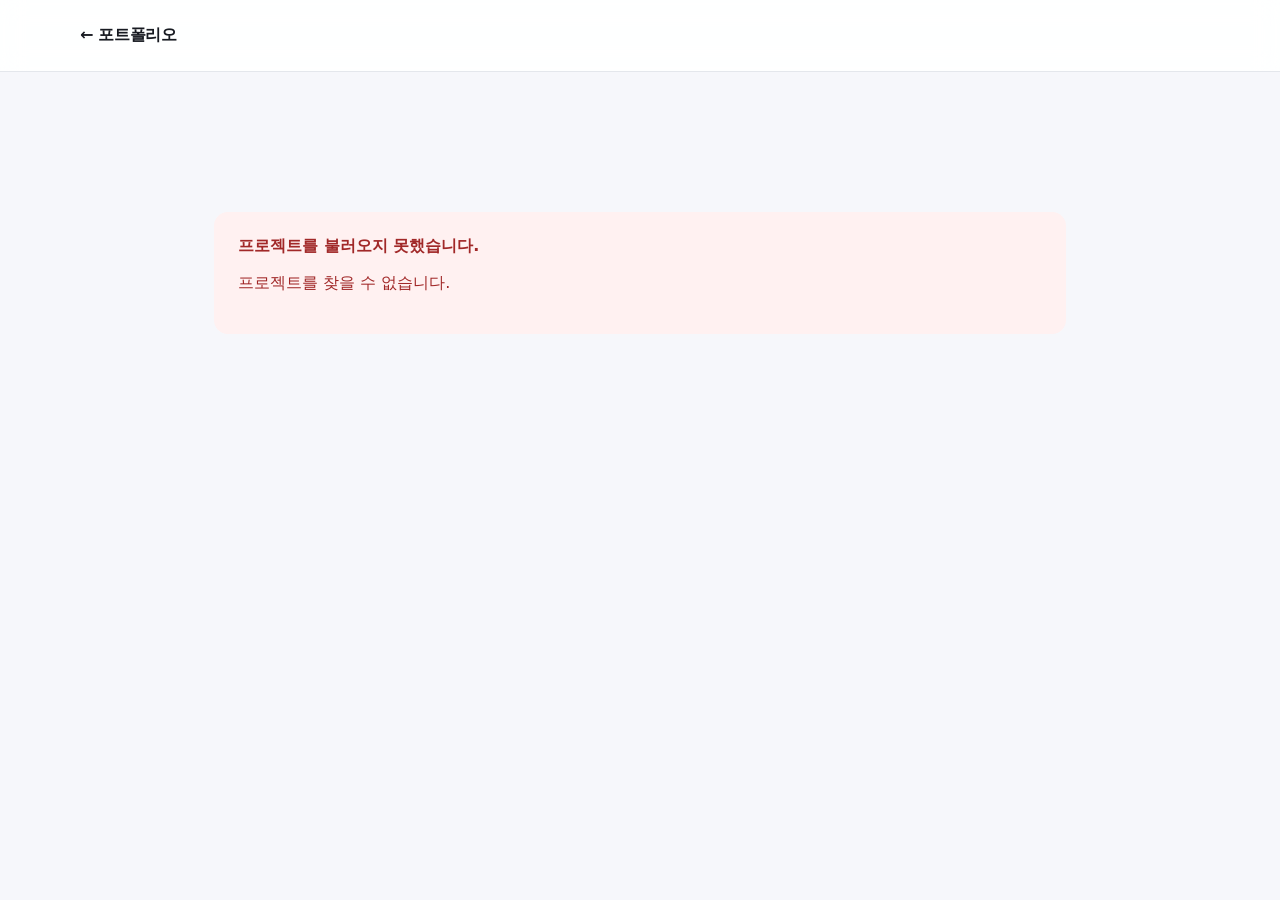
<file: project.html>
<!doctype html>
<html lang="ko">
<head>
  <meta charset="utf-8">
  <meta name="viewport" content="width=device-width, initial-scale=1">
  <meta name="description" content="게임 프로젝트 상세">
  <title>프로젝트 상세</title>
  <link rel="stylesheet" href="css/portfolio.css">
</head>
<body>
  <header class="site-header">
    <a class="brand" href="index.html">← 포트폴리오</a>
  </header>
  <main id="project-app" class="detail-shell" aria-live="polite">
    <section class="loading">프로젝트 정보를 불러오고 있습니다.</section>
  </main>
  <script src="js/project.js" defer></script>
</body>
</html>
</file>
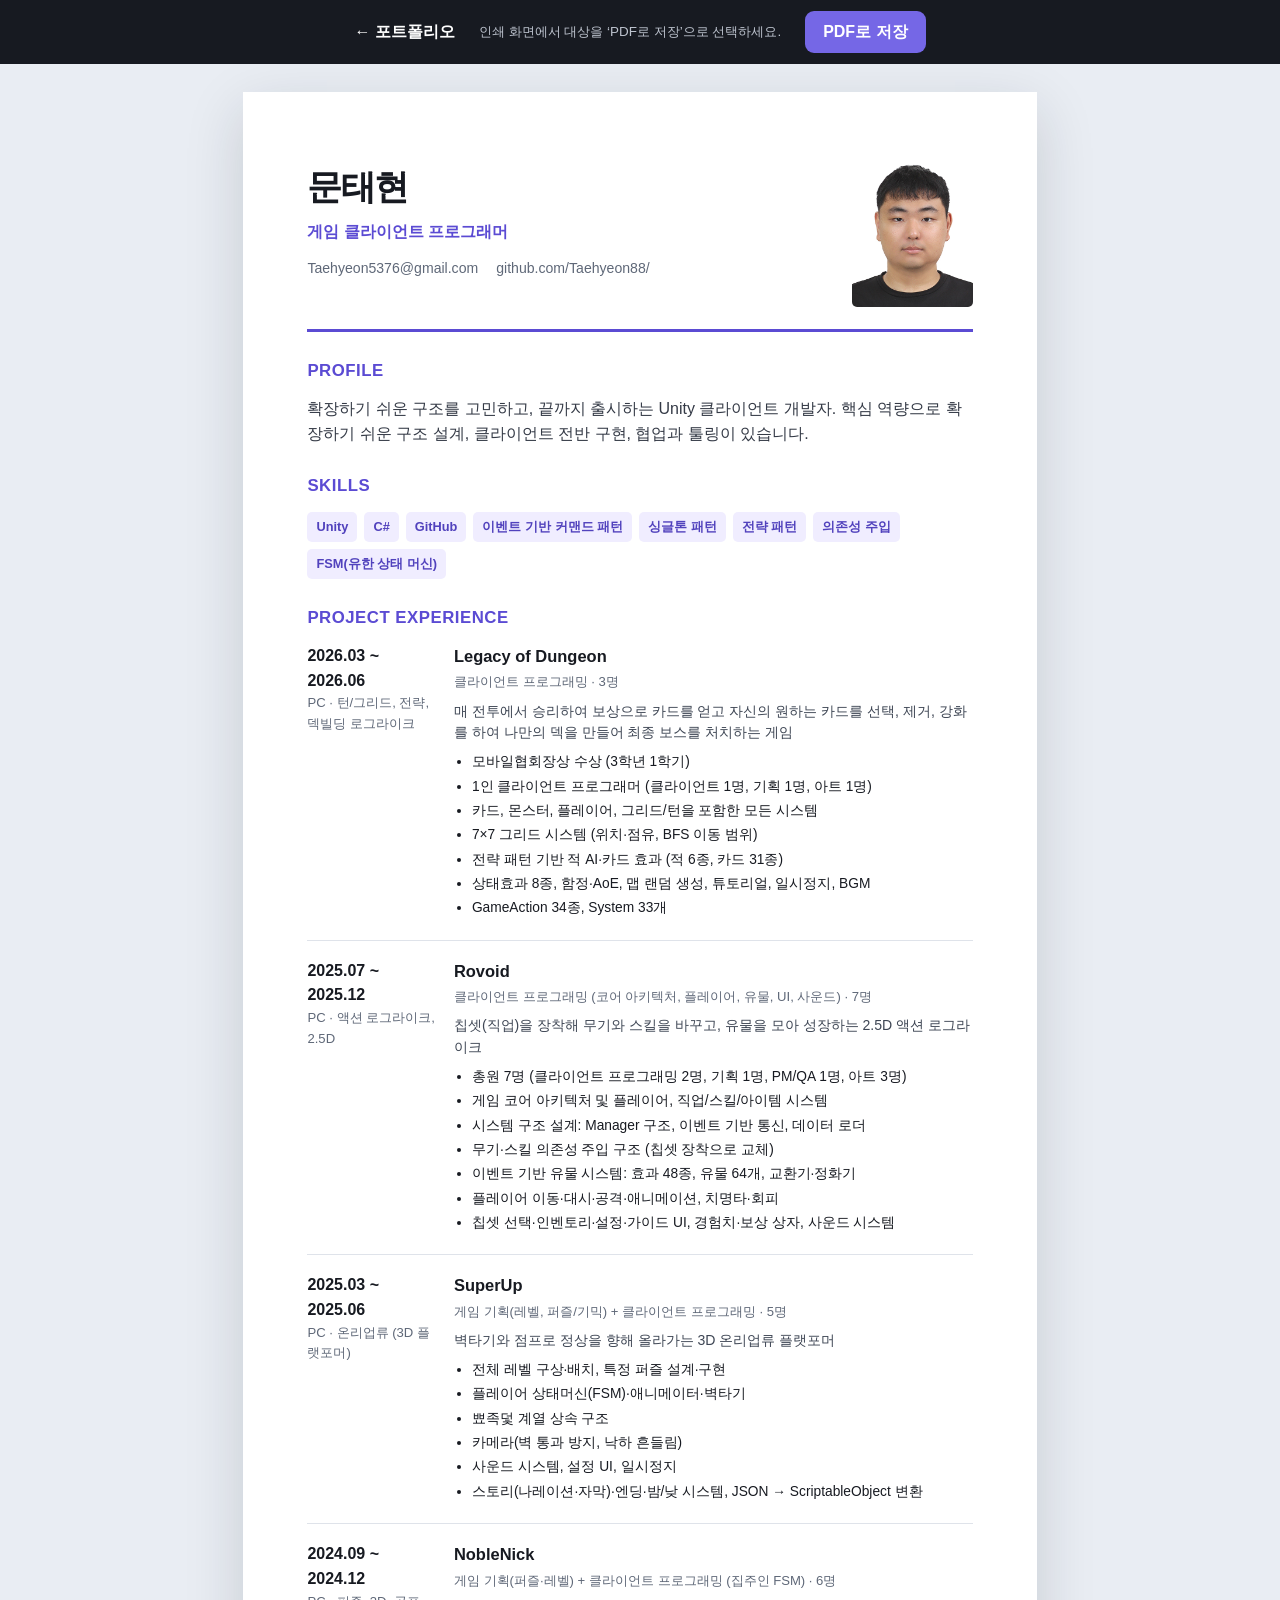
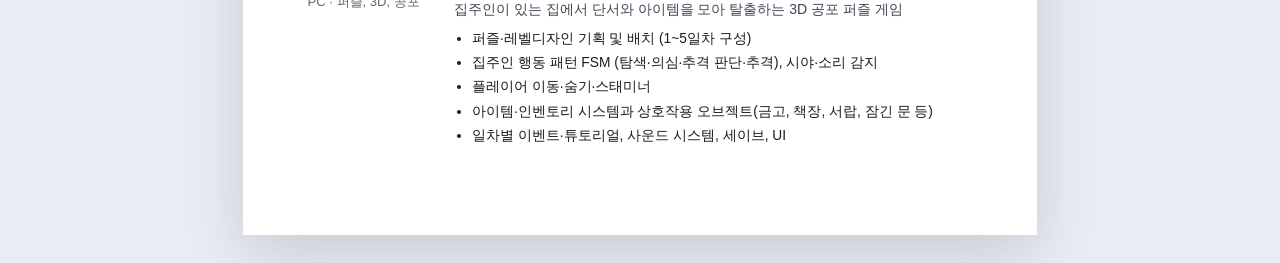
<file: resume.html>
<!doctype html>
<html lang="ko">
<head>
  <meta charset="utf-8">
  <meta name="viewport" content="width=device-width, initial-scale=1">
  <meta name="description" content="게임 개발자 이력서">
  <title>이력서</title>
  <link rel="stylesheet" href="css/resume.css">
</head>
<body>
  <div class="resume-toolbar">
    <a href="index.html">← 포트폴리오</a>
    <span>인쇄 화면에서 대상을 ‘PDF로 저장’으로 선택하세요.</span>
    <button id="save-pdf" type="button">PDF로 저장</button>
  </div>
  <main id="resume-app" class="resume-page" aria-live="polite">
    <p>이력서 정보를 불러오고 있습니다.</p>
  </main>
  <script src="js/resume.js" defer></script>
</body>
</html>
</file>
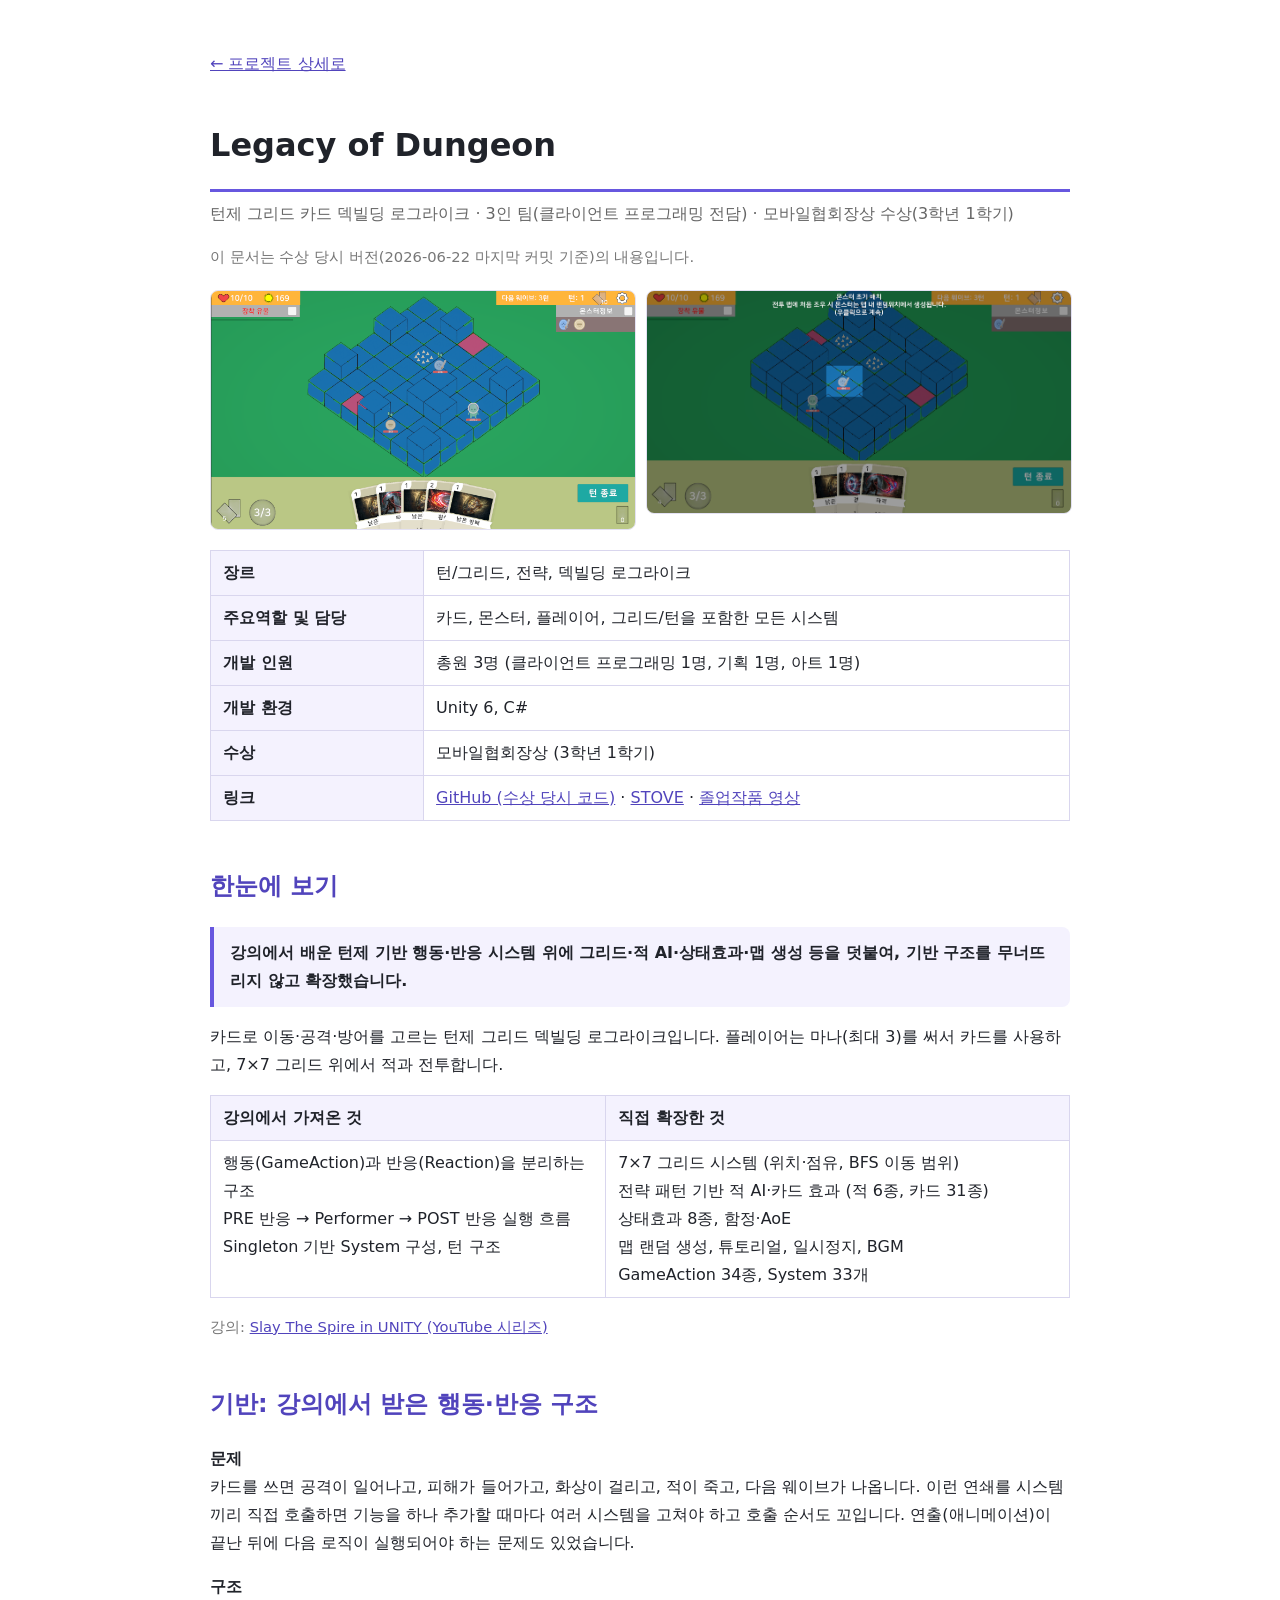
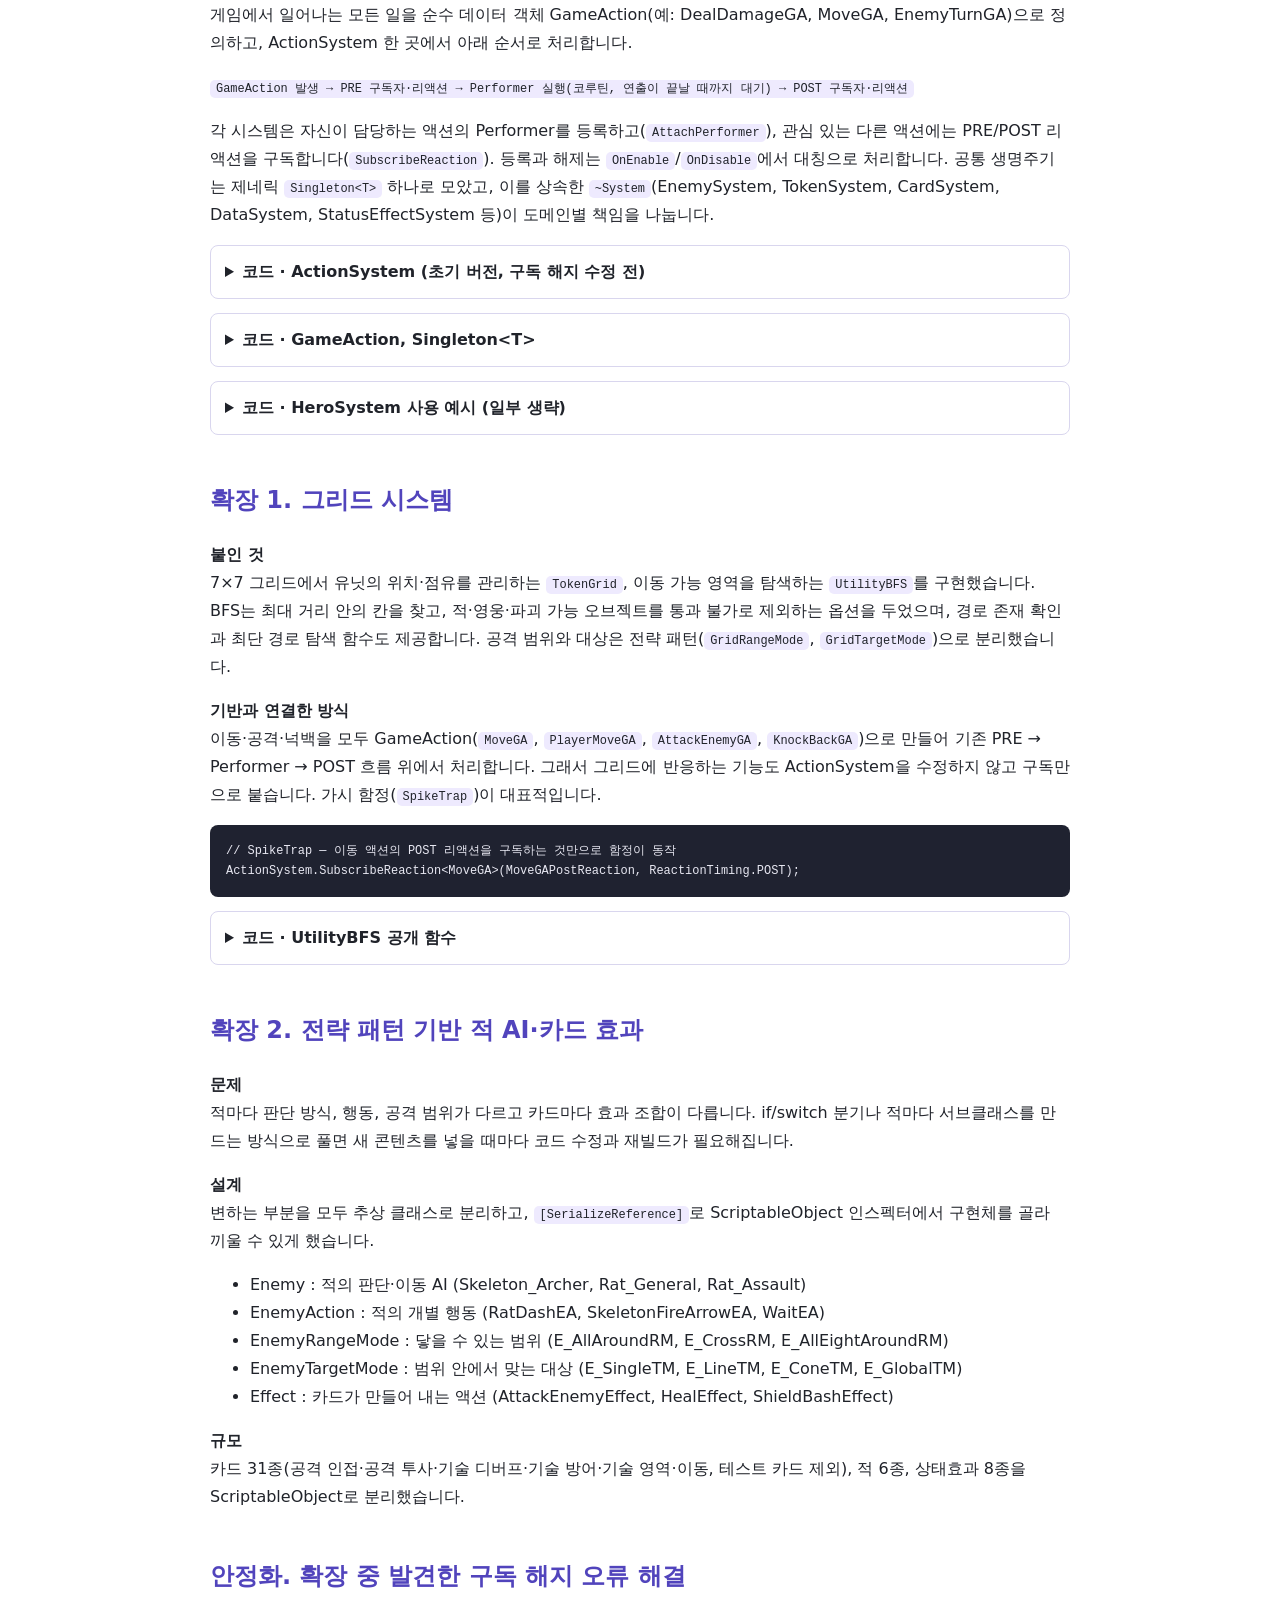
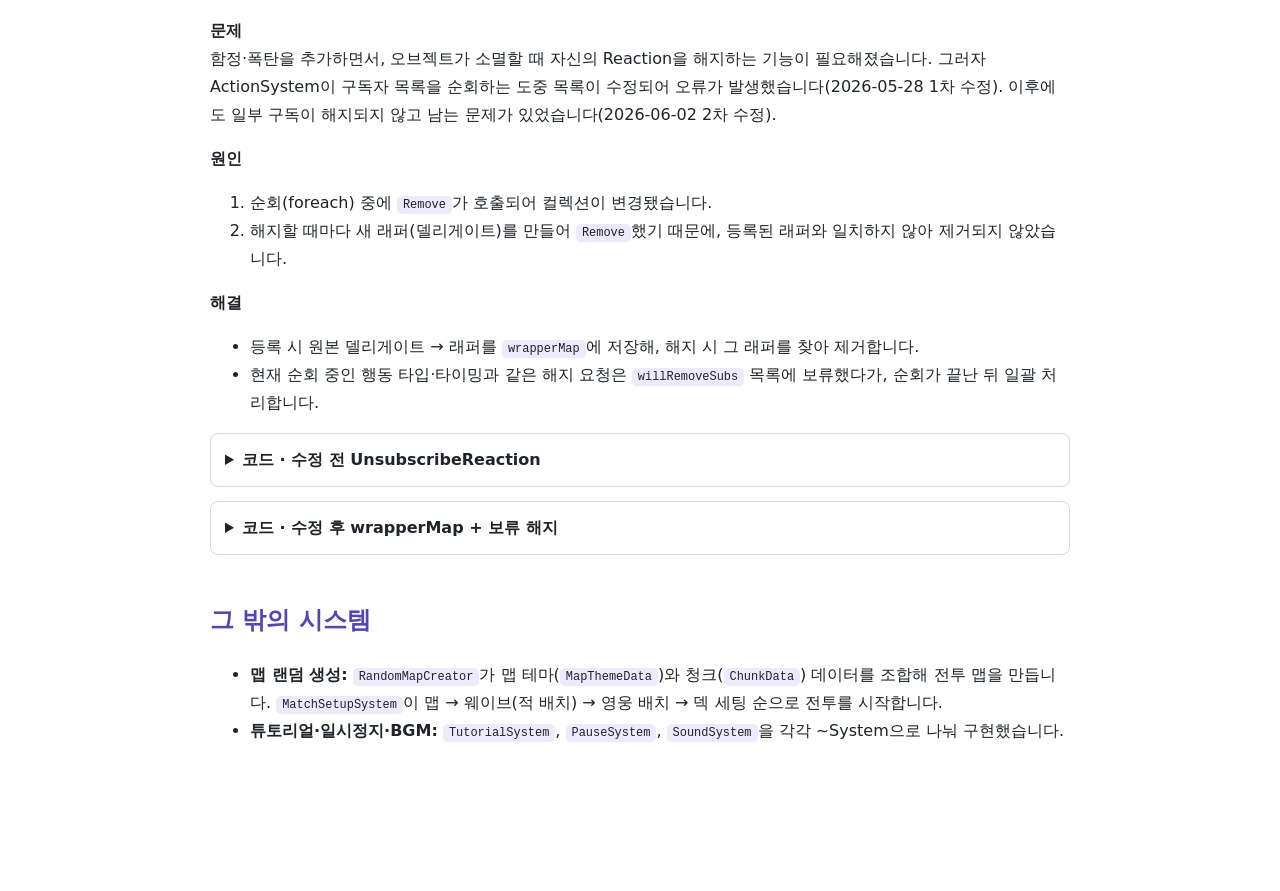
<file: documents/legacy-of-dungeon.html>
<!doctype html>
<html lang="ko">
<head>
<meta charset="utf-8">
<meta name="viewport" content="width=device-width,initial-scale=1">
<title>Legacy of Dungeon 프로젝트 문서</title>
<link rel="stylesheet" href="../css/document.css">
</head>
<body>
<a class="back" href="../project.html?id=legacy-of-dungeon">← 프로젝트 상세로</a>
<h1>Legacy of Dungeon</h1>
<p class="sub">턴제 그리드 카드 덱빌딩 로그라이크 · 3인 팀(클라이언트 프로그래밍 전담) · 모바일협회장상 수상(3학년 1학기)</p>
<p class="note">이 문서는 수상 당시 버전(2026-06-22 마지막 커밋 기준)의 내용입니다.</p>

<div class="shots">
  <img src="../images/LOD_Image.png" alt="Legacy of Dungeon 화면 1">
  <img src="../images/LOD_Image2.png" alt="Legacy of Dungeon 화면 2">
</div>

<table>
  <tr><th>장르</th><td>턴/그리드, 전략, 덱빌딩 로그라이크</td></tr>
  <tr><th>주요역할 및 담당</th><td>카드, 몬스터, 플레이어, 그리드/턴을 포함한 모든 시스템</td></tr>
  <tr><th>개발 인원</th><td>총원 3명 (클라이언트 프로그래밍 1명, 기획 1명, 아트 1명)</td></tr>
  <tr><th>개발 환경</th><td>Unity 6, C#</td></tr>
  <tr><th>수상</th><td>모바일협회장상 (3학년 1학기)</td></tr>
  <tr><th>링크</th><td>
    <a href="https://github.com/Taehyeon88/Graduation-project/tree/0b9dead" target="_blank" rel="noopener noreferrer">GitHub (수상 당시 코드)</a> ·
    <a href="https://store.onstove.com/ko/games/104874" target="_blank" rel="noopener noreferrer">STOVE</a> ·
    <a href="https://www.youtube.com/watch?v=x6d42LqlN9A" target="_blank" rel="noopener noreferrer">졸업작품 영상</a>
  </td></tr>
</table>

<h2>한눈에 보기</h2>
<p class="lead">강의에서 배운 턴제 기반 행동·반응 시스템 위에 그리드·적 AI·상태효과·맵 생성 등을 덧붙여, 기반 구조를 무너뜨리지 않고 확장했습니다.</p>
<p>카드로 이동·공격·방어를 고르는 턴제 그리드 덱빌딩 로그라이크입니다. 플레이어는 마나(최대 3)를 써서 카드를 사용하고, 7×7 그리드 위에서 적과 전투합니다.</p>

<table>
  <tr><th style="width:46%">강의에서 가져온 것</th><th>직접 확장한 것</th></tr>
  <tr>
    <td>
      행동(GameAction)과 반응(Reaction)을 분리하는 구조<br>
      PRE 반응 → Performer → POST 반응 실행 흐름<br>
      Singleton 기반 System 구성, 턴 구조
    </td>
    <td>
      7×7 그리드 시스템 (위치·점유, BFS 이동 범위)<br>
      전략 패턴 기반 적 AI·카드 효과 (적 6종, 카드 31종)<br>
      상태효과 8종, 함정·AoE<br>
      맵 랜덤 생성, 튜토리얼, 일시정지, BGM<br>
      GameAction 34종, System 33개
    </td>
  </tr>
</table>
<p class="note">강의: <a href="https://www.youtube.com/watch?v=rgsp9pb0Oi0" target="_blank" rel="noopener noreferrer">Slay The Spire in UNITY (YouTube 시리즈)</a></p>

<h2>기반: 강의에서 받은 행동·반응 구조</h2>
<p><b>문제</b><br>카드를 쓰면 공격이 일어나고, 피해가 들어가고, 화상이 걸리고, 적이 죽고, 다음 웨이브가 나옵니다. 이런 연쇄를 시스템끼리 직접 호출하면 기능을 하나 추가할 때마다 여러 시스템을 고쳐야 하고 호출 순서도 꼬입니다. 연출(애니메이션)이 끝난 뒤에 다음 로직이 실행되어야 하는 문제도 있었습니다.</p>
<p><b>구조</b><br>게임에서 일어나는 모든 일을 순수 데이터 객체 GameAction(예: DealDamageGA, MoveGA, EnemyTurnGA)으로 정의하고, ActionSystem 한 곳에서 아래 순서로 처리합니다.</p>
<p><code>GameAction 발생 → PRE 구독자·리액션 → Performer 실행(코루틴, 연출이 끝날 때까지 대기) → POST 구독자·리액션</code></p>
<p>각 시스템은 자신이 담당하는 액션의 Performer를 등록하고(<code>AttachPerformer</code>), 관심 있는 다른 액션에는 PRE/POST 리액션을 구독합니다(<code>SubscribeReaction</code>). 등록과 해제는 <code>OnEnable</code>/<code>OnDisable</code>에서 대칭으로 처리합니다. 공통 생명주기는 제네릭 <code>Singleton&lt;T&gt;</code> 하나로 모았고, 이를 상속한 <code>~System</code>(EnemySystem, TokenSystem, CardSystem, DataSystem, StatusEffectSystem 등)이 도메인별 책임을 나눕니다.</p>

<details>
<summary>코드 · ActionSystem (초기 버전, 구독 해지 수정 전)</summary>
<pre><code>using System;
using System.Collections;
using System.Collections.Generic;
using UnityEngine;

public class ActionSystem : Singleton&lt;ActionSystem&gt;
{
    private List&lt;GameAction&gt; reactions = null;
    public bool IsPerforming { get; private set; } = false;
    private static Dictionary&lt;Type, List&lt;Action&lt;GameAction&gt;&gt;&gt; preSubs = new();
    private static Dictionary&lt;Type, List&lt;Action&lt;GameAction&gt;&gt;&gt; postSubs = new();
    private static Dictionary&lt;Type, Func&lt;GameAction, IEnumerator&gt;&gt; performers = new();
    public void Perform(GameAction action, System.Action OnPerformFinished = null)
    {
        if (IsPerforming) return;
        IsPerforming = true;
        StartCoroutine(Flow(action, () =&gt;
        {
            IsPerforming = false;
            OnPerformFinished?.Invoke();
        }));
    }
    public void AddReaction(GameAction gameAction)
    {
        reactions?.Add(gameAction);
    }

    private IEnumerator Flow(GameAction action, Action OnFlowFinished = null)
    {
        reactions = action.PreReactions;
        PerformSubscribers(action, preSubs);
        yield return PerformReactions();

        reactions = action.PerformReactions;
        yield return PerformPerformer(action);
        yield return PerformReactions();

        reactions = action.PostReactions;
        PerformSubscribers(action, postSubs);
        yield return PerformReactions();

        OnFlowFinished?.Invoke();
    }

    private IEnumerator PerformPerformer(GameAction action)
    {
        Type type = action.GetType();
        if (performers.ContainsKey(type))
        {
            yield return performers[type](action);
        }
    }

    private void PerformSubscribers(GameAction action, Dictionary&lt;Type, List&lt;Action&lt;GameAction&gt;&gt;&gt; subs)
    {
        Type type = action.GetType();
        if (subs.ContainsKey(type))
        {
            foreach (var sub in subs[type])
            {
                sub(action);
            }
        }
    }

    private IEnumerator PerformReactions()
    {
        foreach (var reaction in reactions)
        {
            yield return Flow(reaction);
        }
    }

    public static void AttachPerformer&lt;T&gt;(Func&lt;T, IEnumerator&gt; performer) where T : GameAction
    {
        Type type = typeof(T);
        IEnumerator wrappedPerformer(GameAction action) =&gt; performer((T)action);
        if (performers.ContainsKey(type)) performers[type] = wrappedPerformer;
        else performers.Add(type, wrappedPerformer);
    }
    public static void DetachPerformer&lt;T&gt;() where T : GameAction
    {
        Type type = typeof(T);
        if (performers.ContainsKey(type)) performers.Remove(type);
    }
    public static void SubscribeReaction&lt;T&gt;(Action&lt;T&gt; reaction, ReactionTiming timing) where T : GameAction
    {
        Dictionary&lt;Type, List&lt;Action&lt;GameAction&gt;&gt;&gt; subs = timing == ReactionTiming.PRE ? preSubs: postSubs;
        void wrappedReaction(GameAction action) =&gt; reaction((T)action);
        if (subs.ContainsKey(typeof(T)))
        {
            subs[typeof(T)].Add(wrappedReaction);
        }
        else
        {
            subs.Add(typeof(T), new());
            subs[typeof(T)].Add(wrappedReaction);
        }
    }
    public static void UnsubscribeReaction&lt;T&gt;(Action&lt;T&gt; reaction, ReactionTiming timing) where T : GameAction
    {
        Dictionary&lt;Type, List&lt;Action&lt;GameAction&gt;&gt;&gt; subs = timing == ReactionTiming.PRE ? preSubs : postSubs;
        if (subs.ContainsKey(typeof(T)))
        {
            void wrappedReaction(GameAction action) =&gt; reaction((T)action);
            subs[typeof(T)].Remove(wrappedReaction);
        }
    }
}</code></pre>
</details>

<details>
<summary>코드 · GameAction, Singleton&lt;T&gt;</summary>
<pre><code>public abstract class GameAction
{
    public List&lt;(GameAction, System.Action)&gt; PreReactions { get; private set; } = new();
    public List&lt;(GameAction, System.Action)&gt; PerformReactions { get; private set; } = new();
    public List&lt;(GameAction, System.Action)&gt; PostReactions { get; private set; } = new();
}

public abstract class Singleton&lt;T&gt; : MonoBehaviour where T : MonoBehaviour
{
    public static T Instance { get; private set; }
    protected virtual void Awake()
    {
        if (Instance != null)
        {
            cannotInitialize = true;
            Destroy(gameObject);
            return;
        }
        Instance = this as T;
    }
    protected virtual void OnDestroy()
    {
        Instance = null;
    }
}</code></pre>
</details>

<details>
<summary>코드 · HeroSystem 사용 예시 (일부 생략)</summary>
<pre><code>public class HeroSystem : Singleton&lt;HeroSystem&gt;
{
    public HeroView HeroView =&gt; TokenSystem.Instance.HeroView;
    public Vector2Int HeroPosition =&gt; TokenSystem.Instance.GetTokenPosition(HeroView);

    private void OnEnable()
    {
        ActionSystem.SubscribeReaction&lt;EnemysTurnGA&gt;(EnemysTurnPreReaction, ReactionTiming.PRE);
        ActionSystem.SubscribeReaction&lt;EnemysTurnGA&gt;(EnemysTurnPostReaction, ReactionTiming.POST);
    }
    private void OnDisable()
    {
        ActionSystem.UnsubscribeReaction&lt;EnemysTurnGA&gt;(EnemysTurnPreReaction, ReactionTiming.PRE);
        ActionSystem.UnsubscribeReaction&lt;EnemysTurnGA&gt;(EnemysTurnPostReaction, ReactionTiming.POST);
    }

    private void EnemysTurnPreReaction(EnemysTurnGA enemyTurnGA)
    {
        DiscardAllCardsGA discardAllCardsGA = new();
        ActionSystem.Instance.AddReaction(discardAllCardsGA);
        // ... 플레이어 상태효과 지속 턴 감소 (이하 생략)
    }
}</code></pre>
</details>

<h2>확장 1. 그리드 시스템</h2>
<p><b>붙인 것</b><br>7×7 그리드에서 유닛의 위치·점유를 관리하는 <code>TokenGrid</code>, 이동 가능 영역을 탐색하는 <code>UtilityBFS</code>를 구현했습니다. BFS는 최대 거리 안의 칸을 찾고, 적·영웅·파괴 가능 오브젝트를 통과 불가로 제외하는 옵션을 두었으며, 경로 존재 확인과 최단 경로 탐색 함수도 제공합니다. 공격 범위와 대상은 전략 패턴(<code>GridRangeMode</code>, <code>GridTargetMode</code>)으로 분리했습니다.</p>
<p><b>기반과 연결한 방식</b><br>이동·공격·넉백을 모두 GameAction(<code>MoveGA</code>, <code>PlayerMoveGA</code>, <code>AttackEnemyGA</code>, <code>KnockBackGA</code>)으로 만들어 기존 PRE → Performer → POST 흐름 위에서 처리합니다. 그래서 그리드에 반응하는 기능도 ActionSystem을 수정하지 않고 구독만으로 붙습니다. 가시 함정(<code>SpikeTrap</code>)이 대표적입니다.</p>
<pre><code>// SpikeTrap — 이동 액션의 POST 리액션을 구독하는 것만으로 함정이 동작
ActionSystem.SubscribeReaction&lt;MoveGA&gt;(MoveGAPostReaction, ReactionTiming.POST);</code></pre>

<details>
<summary>코드 · UtilityBFS 공개 함수</summary>
<pre><code>public static class UtilityBFS
{
    public static List&lt;Vector2Int&gt; FindAllPlaces(Vector2Int start, int maxDistance, bool exceptEnemy, bool exceptHero, bool exceptDestructable = false)
    public static List&lt;Vector2Int&gt; FindALLRoots(Vector2Int start, int maxDistance, bool exceptEnemy = false, bool exceptHero = false)
    public static bool IsPathExist(int[,] map, Vector2Int start, Vector2Int goal)
    public static List&lt;Vector2Int&gt; FindShortestPath(int[,] map, Vector2Int start, Vector2Int goal)
}</code></pre>
<p>전체 코드는 <a href="https://github.com/Taehyeon88/Graduation-project/blob/0b9dead/GameProject/Assets/Game/0_Scripts/General/Util/UtilityBFS.cs" target="_blank" rel="noopener noreferrer">UtilityBFS.cs</a>에서 볼 수 있습니다.</p>
</details>

<h2>확장 2. 전략 패턴 기반 적 AI·카드 효과</h2>
<p><b>문제</b><br>적마다 판단 방식, 행동, 공격 범위가 다르고 카드마다 효과 조합이 다릅니다. if/switch 분기나 적마다 서브클래스를 만드는 방식으로 풀면 새 콘텐츠를 넣을 때마다 코드 수정과 재빌드가 필요해집니다.</p>
<p><b>설계</b><br>변하는 부분을 모두 추상 클래스로 분리하고, <code>[SerializeReference]</code>로 ScriptableObject 인스펙터에서 구현체를 골라 끼울 수 있게 했습니다.</p>
<ul>
  <li>Enemy : 적의 판단·이동 AI (Skeleton_Archer, Rat_General, Rat_Assault)</li>
  <li>EnemyAction : 적의 개별 행동 (RatDashEA, SkeletonFireArrowEA, WaitEA)</li>
  <li>EnemyRangeMode : 닿을 수 있는 범위 (E_AllAroundRM, E_CrossRM, E_AllEightAroundRM)</li>
  <li>EnemyTargetMode : 범위 안에서 맞는 대상 (E_SingleTM, E_LineTM, E_ConeTM, E_GlobalTM)</li>
  <li>Effect : 카드가 만들어 내는 액션 (AttackEnemyEffect, HealEffect, ShieldBashEffect)</li>
</ul>
<p><b>규모</b><br>카드 31종(공격 인접·공격 투사·기술 디버프·기술 방어·기술 영역·이동, 테스트 카드 제외), 적 6종, 상태효과 8종을 ScriptableObject로 분리했습니다.</p>

<h2>안정화. 확장 중 발견한 구독 해지 오류 해결</h2>
<p><b>문제</b><br>함정·폭탄을 추가하면서, 오브젝트가 소멸할 때 자신의 Reaction을 해지하는 기능이 필요해졌습니다. 그러자 ActionSystem이 구독자 목록을 순회하는 도중 목록이 수정되어 오류가 발생했습니다(2026-05-28 1차 수정). 이후에도 일부 구독이 해지되지 않고 남는 문제가 있었습니다(2026-06-02 2차 수정).</p>
<p><b>원인</b></p>
<ol>
  <li>순회(foreach) 중에 <code>Remove</code>가 호출되어 컬렉션이 변경됐습니다.</li>
  <li>해지할 때마다 새 래퍼(델리게이트)를 만들어 <code>Remove</code>했기 때문에, 등록된 래퍼와 일치하지 않아 제거되지 않았습니다.</li>
</ol>
<p><b>해결</b></p>
<ul>
  <li>등록 시 원본 델리게이트 → 래퍼를 <code>wrapperMap</code>에 저장해, 해지 시 그 래퍼를 찾아 제거합니다.</li>
  <li>현재 순회 중인 행동 타입·타이밍과 같은 해지 요청은 <code>willRemoveSubs</code> 목록에 보류했다가, 순회가 끝난 뒤 일괄 처리합니다.</li>
</ul>

<details>
<summary>코드 · 수정 전 UnsubscribeReaction</summary>
<pre><code>public static void UnsubscribeReaction&lt;T&gt;(Action&lt;T&gt; reaction, ReactionTiming timing) where T : GameAction
{
    Dictionary&lt;Type, List&lt;Action&lt;GameAction&gt;&gt;&gt; subs = timing == ReactionTiming.PRE ? preSubs : postSubs;
    if (subs.ContainsKey(typeof(T)))
    {
        void wrappedReaction(GameAction action) =&gt; reaction((T)action);
        subs[typeof(T)].Remove(wrappedReaction);   // 매번 새 래퍼 → 등록된 것과 다르다
    }
}</code></pre>
</details>

<details>
<summary>코드 · 수정 후 wrapperMap + 보류 해지</summary>
<pre><code>private static readonly Dictionary&lt;Delegate, Action&lt;GameAction&gt;&gt; wrapperMap = new();
private (Type, bool) currentSub;   // 현재 순회 중인 (타입, pre 여부)
private List&lt;Action&gt; willRemoveSubs = new List&lt;Action&gt;();

private void PerformSubscribers(GameAction action, Dictionary&lt;Type, List&lt;Action&lt;GameAction&gt;&gt;&gt; subs)
{
    currentSub = (action.GetType(), subs == preSubs);
    Type type = action.GetType();
    if (subs.ContainsKey(type))
    {
        foreach (var sub in subs[type]) sub(action);
    }
    currentSub = (null, false);
    if (willRemoveSubs.Count &gt; 0)            // 순회 종료 후 일괄 처리
    {
        foreach (var sub in willRemoveSubs) sub.Invoke();
        willRemoveSubs.Clear();
    }
}

public static void SubscribeReaction&lt;T&gt;(Action&lt;T&gt; reaction, ReactionTiming timing) where T : GameAction
{
    // ... (기존 등록 로직)
    wrapperMap[reaction] = wrappedReaction;   // 원본 → 래퍼 저장
}

public static void UnsubscribeReaction&lt;T&gt;(Action&lt;T&gt; reaction, ReactionTiming timing) where T : GameAction
{
    // ... 현재 순회 중인 타입·타이밍이면 willRemoveSubs에 보류 후 return
    if (subs.ContainsKey(typeof(T)) &amp;&amp; wrapperMap.TryGetValue(reaction, out var wrapped))
    {
        subs[typeof(T)].Remove(wrapped);
        wrapperMap.Remove(reaction);
    }
}</code></pre>
</details>

<h2>그 밖의 시스템</h2>
<ul>
  <li><b>맵 랜덤 생성:</b> <code>RandomMapCreator</code>가 맵 테마(<code>MapThemeData</code>)와 청크(<code>ChunkData</code>) 데이터를 조합해 전투 맵을 만듭니다. <code>MatchSetupSystem</code>이 맵 → 웨이브(적 배치) → 영웅 배치 → 덱 세팅 순으로 전투를 시작합니다.</li>
  <li><b>튜토리얼·일시정지·BGM:</b> <code>TutorialSystem</code>, <code>PauseSystem</code>, <code>SoundSystem</code>을 각각 ~System으로 나눠 구현했습니다.</li>
</ul>
</body>
</html>
</file>
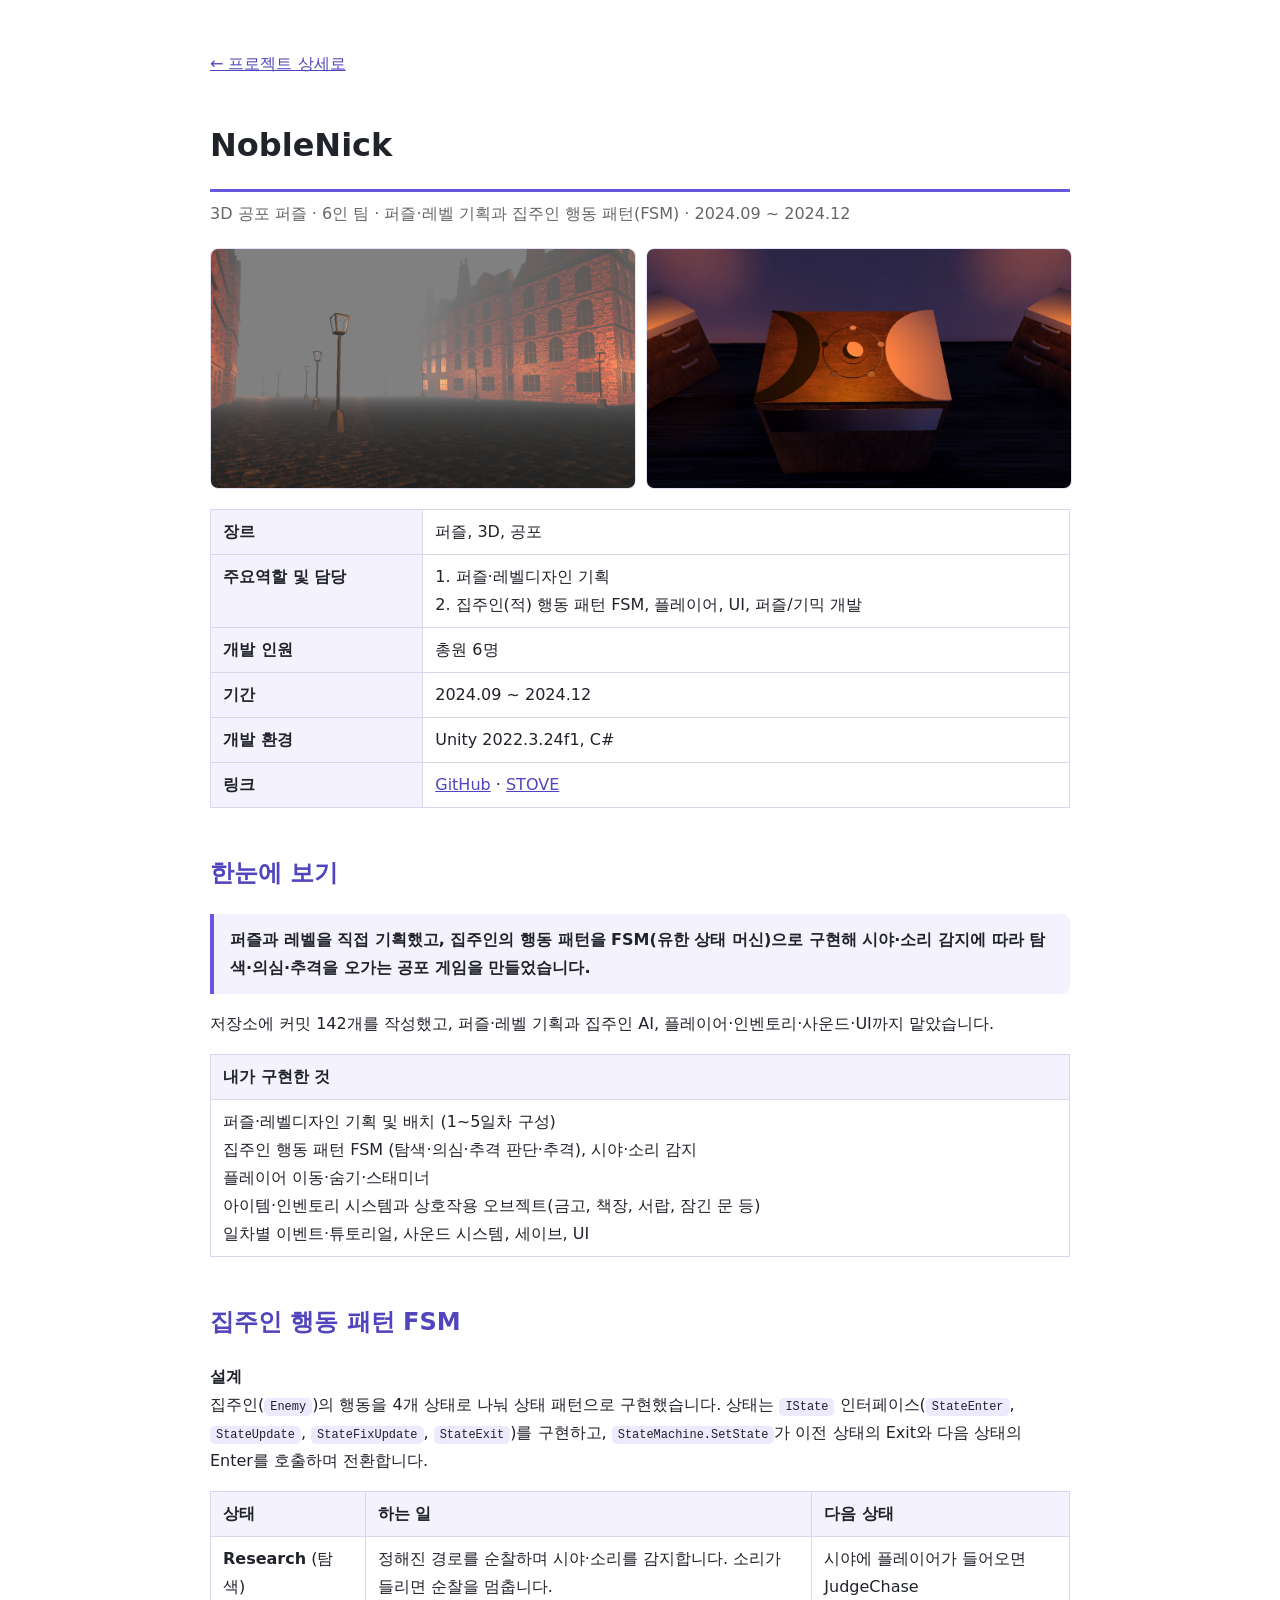
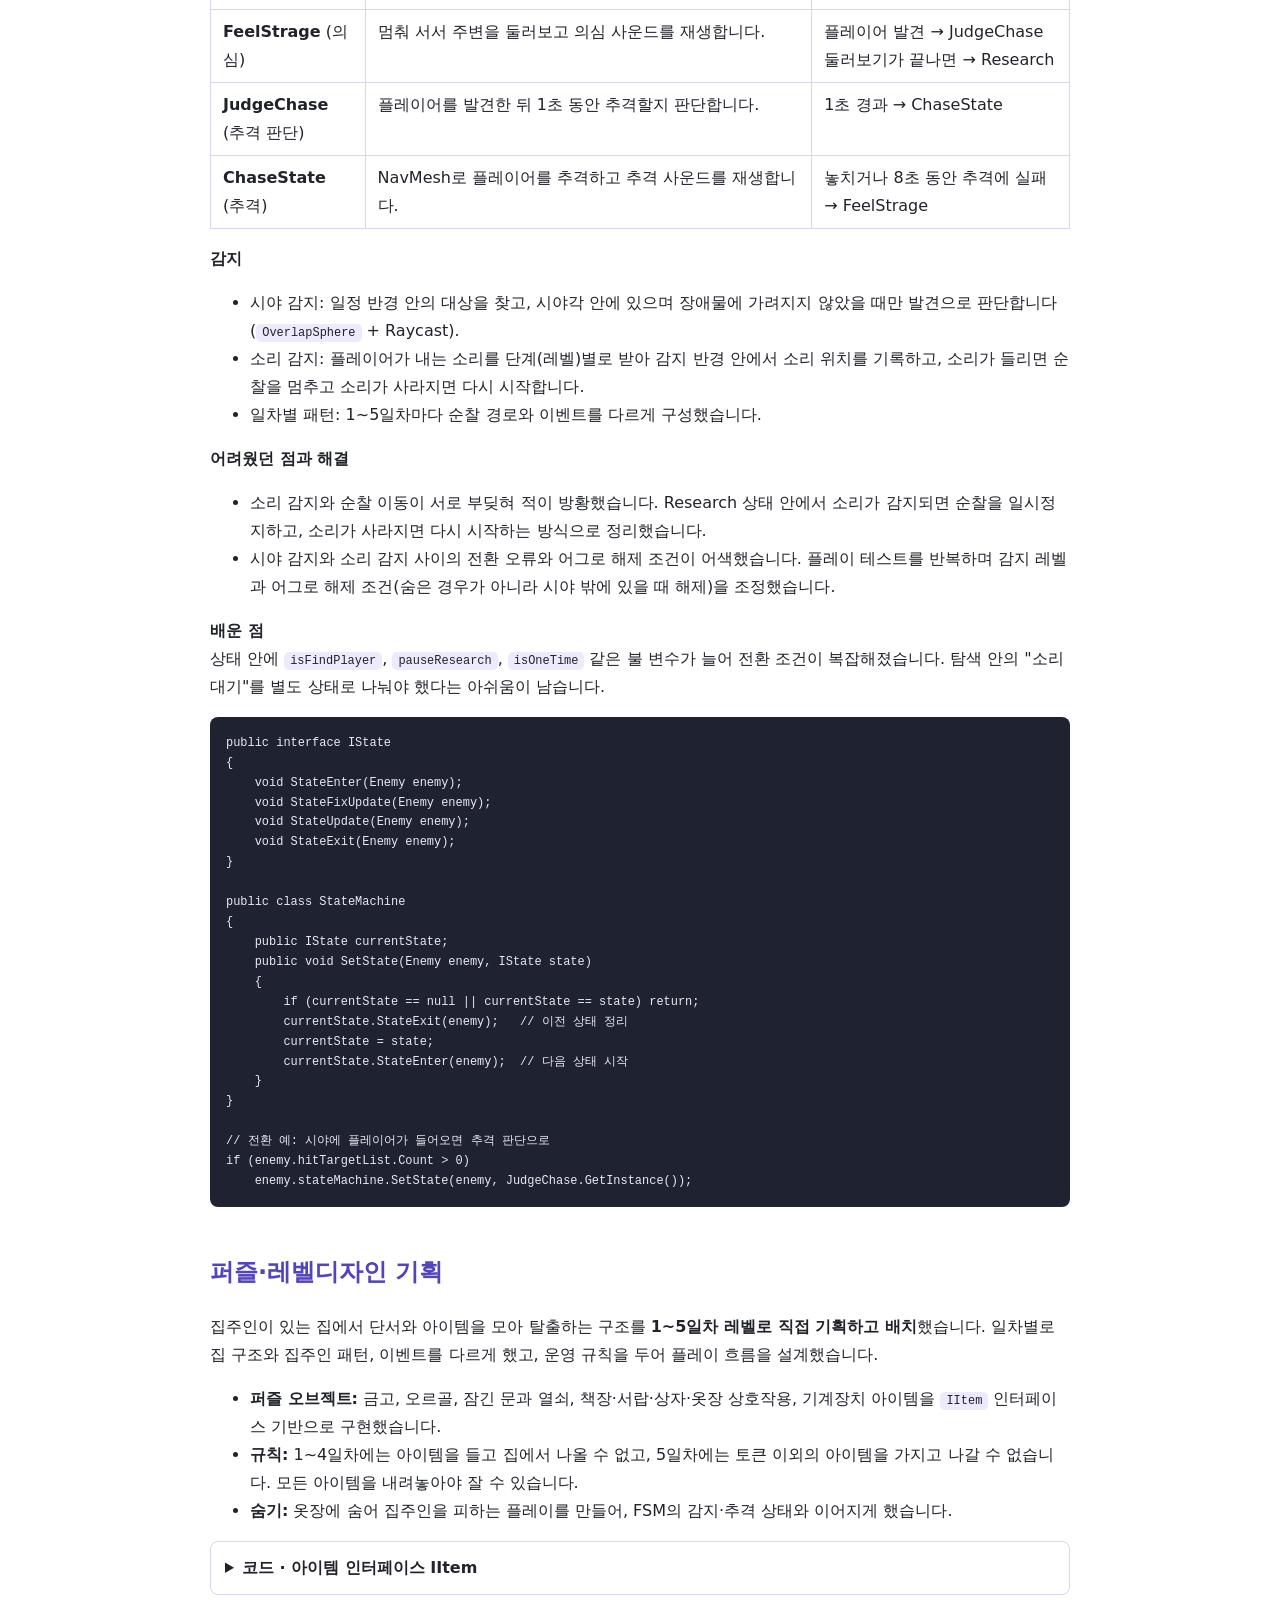
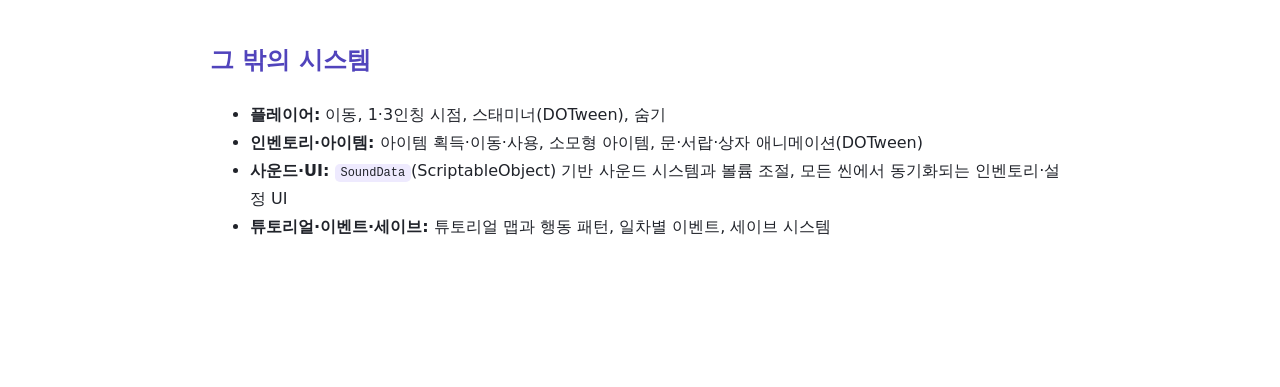
<file: documents/noblenick.html>
<!doctype html>
<html lang="ko">
<head>
<meta charset="utf-8">
<meta name="viewport" content="width=device-width,initial-scale=1">
<title>NobleNick 프로젝트 문서</title>
<link rel="stylesheet" href="../css/document.css">
</head>
<body>
<a class="back" href="../project.html?id=noblenick">← 프로젝트 상세로</a>
<h1>NobleNick</h1>
<p class="sub">3D 공포 퍼즐 · 6인 팀 · 퍼즐·레벨 기획과 집주인 행동 패턴(FSM) · 2024.09 ~ 2024.12</p>

<div class="shots">
  <img src="../images/NobleNick_Image.png" alt="NobleNick 화면 1">
  <img src="../images/NobleNick_Image2.png" alt="NobleNick 화면 2">
</div>

<table>
  <tr><th>장르</th><td>퍼즐, 3D, 공포</td></tr>
  <tr><th>주요역할 및 담당</th><td>1. 퍼즐·레벨디자인 기획<br>2. 집주인(적) 행동 패턴 FSM, 플레이어, UI, 퍼즐/기믹 개발</td></tr>
  <tr><th>개발 인원</th><td>총원 6명</td></tr>
  <tr><th>기간</th><td>2024.09 ~ 2024.12</td></tr>
  <tr><th>개발 환경</th><td>Unity 2022.3.24f1, C#</td></tr>
  <tr><th>링크</th><td>
    <a href="https://github.com/wooyoonsung7/24-1B_TeamLondon" target="_blank" rel="noopener noreferrer">GitHub</a> ·
    <a href="https://store.onstove.com/ko/games/4622" target="_blank" rel="noopener noreferrer">STOVE</a>
  </td></tr>
</table>

<h2>한눈에 보기</h2>
<p class="lead">퍼즐과 레벨을 직접 기획했고, 집주인의 행동 패턴을 FSM(유한 상태 머신)으로 구현해 시야·소리 감지에 따라 탐색·의심·추격을 오가는 공포 게임을 만들었습니다.</p>
<p>저장소에 커밋 142개를 작성했고, 퍼즐·레벨 기획과 집주인 AI, 플레이어·인벤토리·사운드·UI까지 맡았습니다.</p>

<table>
  <tr><th>내가 구현한 것</th></tr>
  <tr><td>
    퍼즐·레벨디자인 기획 및 배치 (1~5일차 구성)<br>
    집주인 행동 패턴 FSM (탐색·의심·추격 판단·추격), 시야·소리 감지<br>
    플레이어 이동·숨기·스태미너<br>
    아이템·인벤토리 시스템과 상호작용 오브젝트(금고, 책장, 서랍, 잠긴 문 등)<br>
    일차별 이벤트·튜토리얼, 사운드 시스템, 세이브, UI
  </td></tr>
</table>

<h2>집주인 행동 패턴 FSM</h2>
<p><b>설계</b><br>집주인(<code>Enemy</code>)의 행동을 4개 상태로 나눠 상태 패턴으로 구현했습니다. 상태는 <code>IState</code> 인터페이스(<code>StateEnter</code>, <code>StateUpdate</code>, <code>StateFixUpdate</code>, <code>StateExit</code>)를 구현하고, <code>StateMachine.SetState</code>가 이전 상태의 Exit와 다음 상태의 Enter를 호출하며 전환합니다.</p>

<table>
  <tr><th style="width:18%">상태</th><th>하는 일</th><th style="width:30%">다음 상태</th></tr>
  <tr><td><b>Research</b> (탐색)</td><td>정해진 경로를 순찰하며 시야·소리를 감지합니다. 소리가 들리면 순찰을 멈춥니다.</td><td>시야에 플레이어가 들어오면 JudgeChase</td></tr>
  <tr><td><b>FeelStrage</b> (의심)</td><td>멈춰 서서 주변을 둘러보고 의심 사운드를 재생합니다.</td><td>플레이어 발견 → JudgeChase<br>둘러보기가 끝나면 → Research</td></tr>
  <tr><td><b>JudgeChase</b> (추격 판단)</td><td>플레이어를 발견한 뒤 1초 동안 추격할지 판단합니다.</td><td>1초 경과 → ChaseState</td></tr>
  <tr><td><b>ChaseState</b> (추격)</td><td>NavMesh로 플레이어를 추격하고 추격 사운드를 재생합니다.</td><td>놓치거나 8초 동안 추격에 실패 → FeelStrage</td></tr>
</table>

<p><b>감지</b></p>
<ul>
  <li>시야 감지: 일정 반경 안의 대상을 찾고, 시야각 안에 있으며 장애물에 가려지지 않았을 때만 발견으로 판단합니다(<code>OverlapSphere</code> + Raycast).</li>
  <li>소리 감지: 플레이어가 내는 소리를 단계(레벨)별로 받아 감지 반경 안에서 소리 위치를 기록하고, 소리가 들리면 순찰을 멈추고 소리가 사라지면 다시 시작합니다.</li>
  <li>일차별 패턴: 1~5일차마다 순찰 경로와 이벤트를 다르게 구성했습니다.</li>
</ul>

<p><b>어려웠던 점과 해결</b></p>
<ul>
  <li>소리 감지와 순찰 이동이 서로 부딪혀 적이 방황했습니다. Research 상태 안에서 소리가 감지되면 순찰을 일시정지하고, 소리가 사라지면 다시 시작하는 방식으로 정리했습니다.</li>
  <li>시야 감지와 소리 감지 사이의 전환 오류와 어그로 해제 조건이 어색했습니다. 플레이 테스트를 반복하며 감지 레벨과 어그로 해제 조건(숨은 경우가 아니라 시야 밖에 있을 때 해제)을 조정했습니다.</li>
</ul>
<p><b>배운 점</b><br>상태 안에 <code>isFindPlayer</code>, <code>pauseResearch</code>, <code>isOneTime</code> 같은 불 변수가 늘어 전환 조건이 복잡해졌습니다. 탐색 안의 "소리 대기"를 별도 상태로 나눠야 했다는 아쉬움이 남습니다.</p>

<pre><code>public interface IState
{
    void StateEnter(Enemy enemy);
    void StateFixUpdate(Enemy enemy);
    void StateUpdate(Enemy enemy);
    void StateExit(Enemy enemy);
}

public class StateMachine
{
    public IState currentState;
    public void SetState(Enemy enemy, IState state)
    {
        if (currentState == null || currentState == state) return;
        currentState.StateExit(enemy);   // 이전 상태 정리
        currentState = state;
        currentState.StateEnter(enemy);  // 다음 상태 시작
    }
}

// 전환 예: 시야에 플레이어가 들어오면 추격 판단으로
if (enemy.hitTargetList.Count &gt; 0)
    enemy.stateMachine.SetState(enemy, JudgeChase.GetInstance());</code></pre>

<h2>퍼즐·레벨디자인 기획</h2>
<p>집주인이 있는 집에서 단서와 아이템을 모아 탈출하는 구조를 <b>1~5일차 레벨로 직접 기획하고 배치</b>했습니다. 일차별로 집 구조와 집주인 패턴, 이벤트를 다르게 했고, 운영 규칙을 두어 플레이 흐름을 설계했습니다.</p>
<ul>
  <li><b>퍼즐 오브젝트:</b> 금고, 오르골, 잠긴 문과 열쇠, 책장·서랍·상자·옷장 상호작용, 기계장치 아이템을 <code>IItem</code> 인터페이스 기반으로 구현했습니다.</li>
  <li><b>규칙:</b> 1~4일차에는 아이템을 들고 집에서 나올 수 없고, 5일차에는 토큰 이외의 아이템을 가지고 나갈 수 없습니다. 모든 아이템을 내려놓아야 잘 수 있습니다.</li>
  <li><b>숨기:</b> 옷장에 숨어 집주인을 피하는 플레이를 만들어, FSM의 감지·추격 상태와 이어지게 했습니다.</li>
</ul>

<details>
<summary>코드 · 아이템 인터페이스 IItem</summary>
<pre><code>// 아이템 타입들이 반드시 구현해야 하는 인터페이스
public interface IItem
{
    void Use(GameObject target);   // target: 아이템 효과가 적용될 대상

    public enum ItemType { Used, Consumed, interacted, ETC }
    public ItemType type { get; set; }
    public string itemName { get; set; }
    public Sprite itemImage { get; set; }
    // ... (일부 생략)
}</code></pre>
</details>

<h2>그 밖의 시스템</h2>
<ul>
  <li><b>플레이어:</b> 이동, 1·3인칭 시점, 스태미너(DOTween), 숨기</li>
  <li><b>인벤토리·아이템:</b> 아이템 획득·이동·사용, 소모형 아이템, 문·서랍·상자 애니메이션(DOTween)</li>
  <li><b>사운드·UI:</b> <code>SoundData</code>(ScriptableObject) 기반 사운드 시스템과 볼륨 조절, 모든 씬에서 동기화되는 인벤토리·설정 UI</li>
  <li><b>튜토리얼·이벤트·세이브:</b> 튜토리얼 맵과 행동 패턴, 일차별 이벤트, 세이브 시스템</li>
</ul>
</body>
</html>
</file>
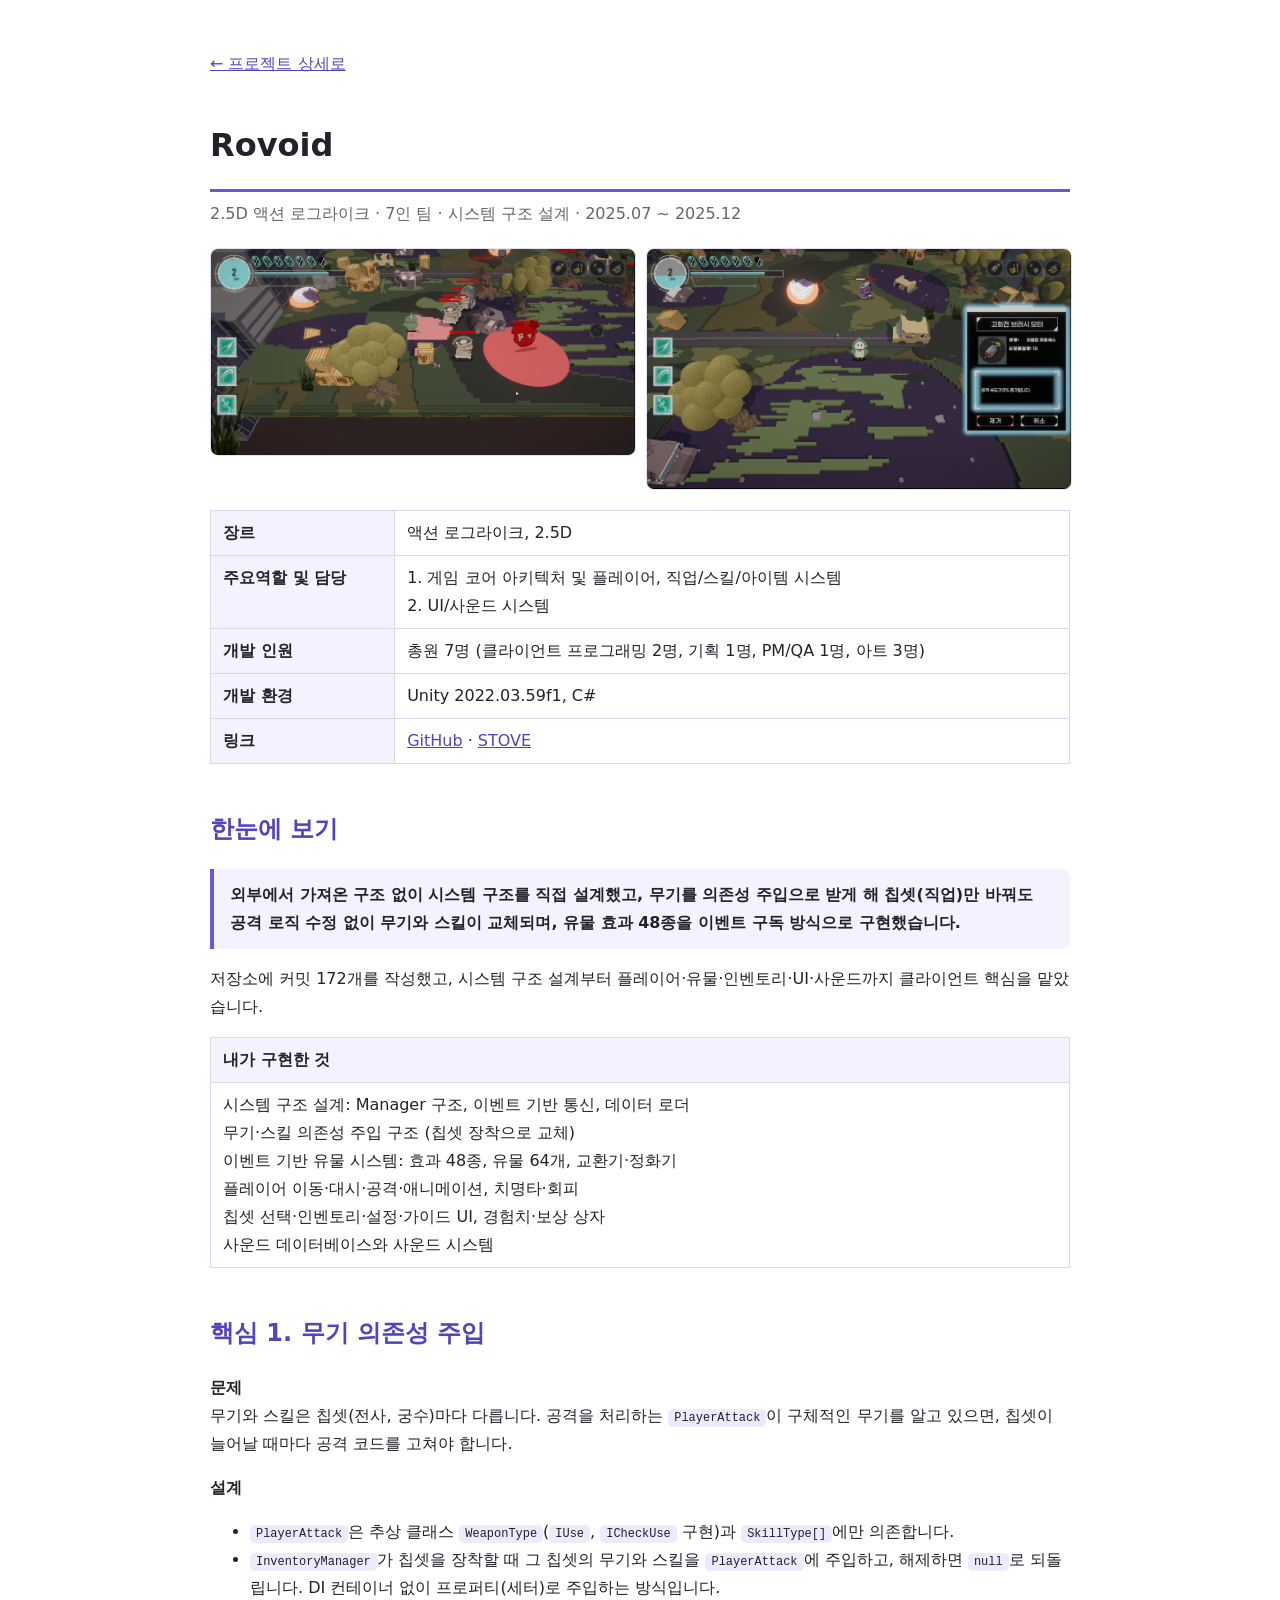
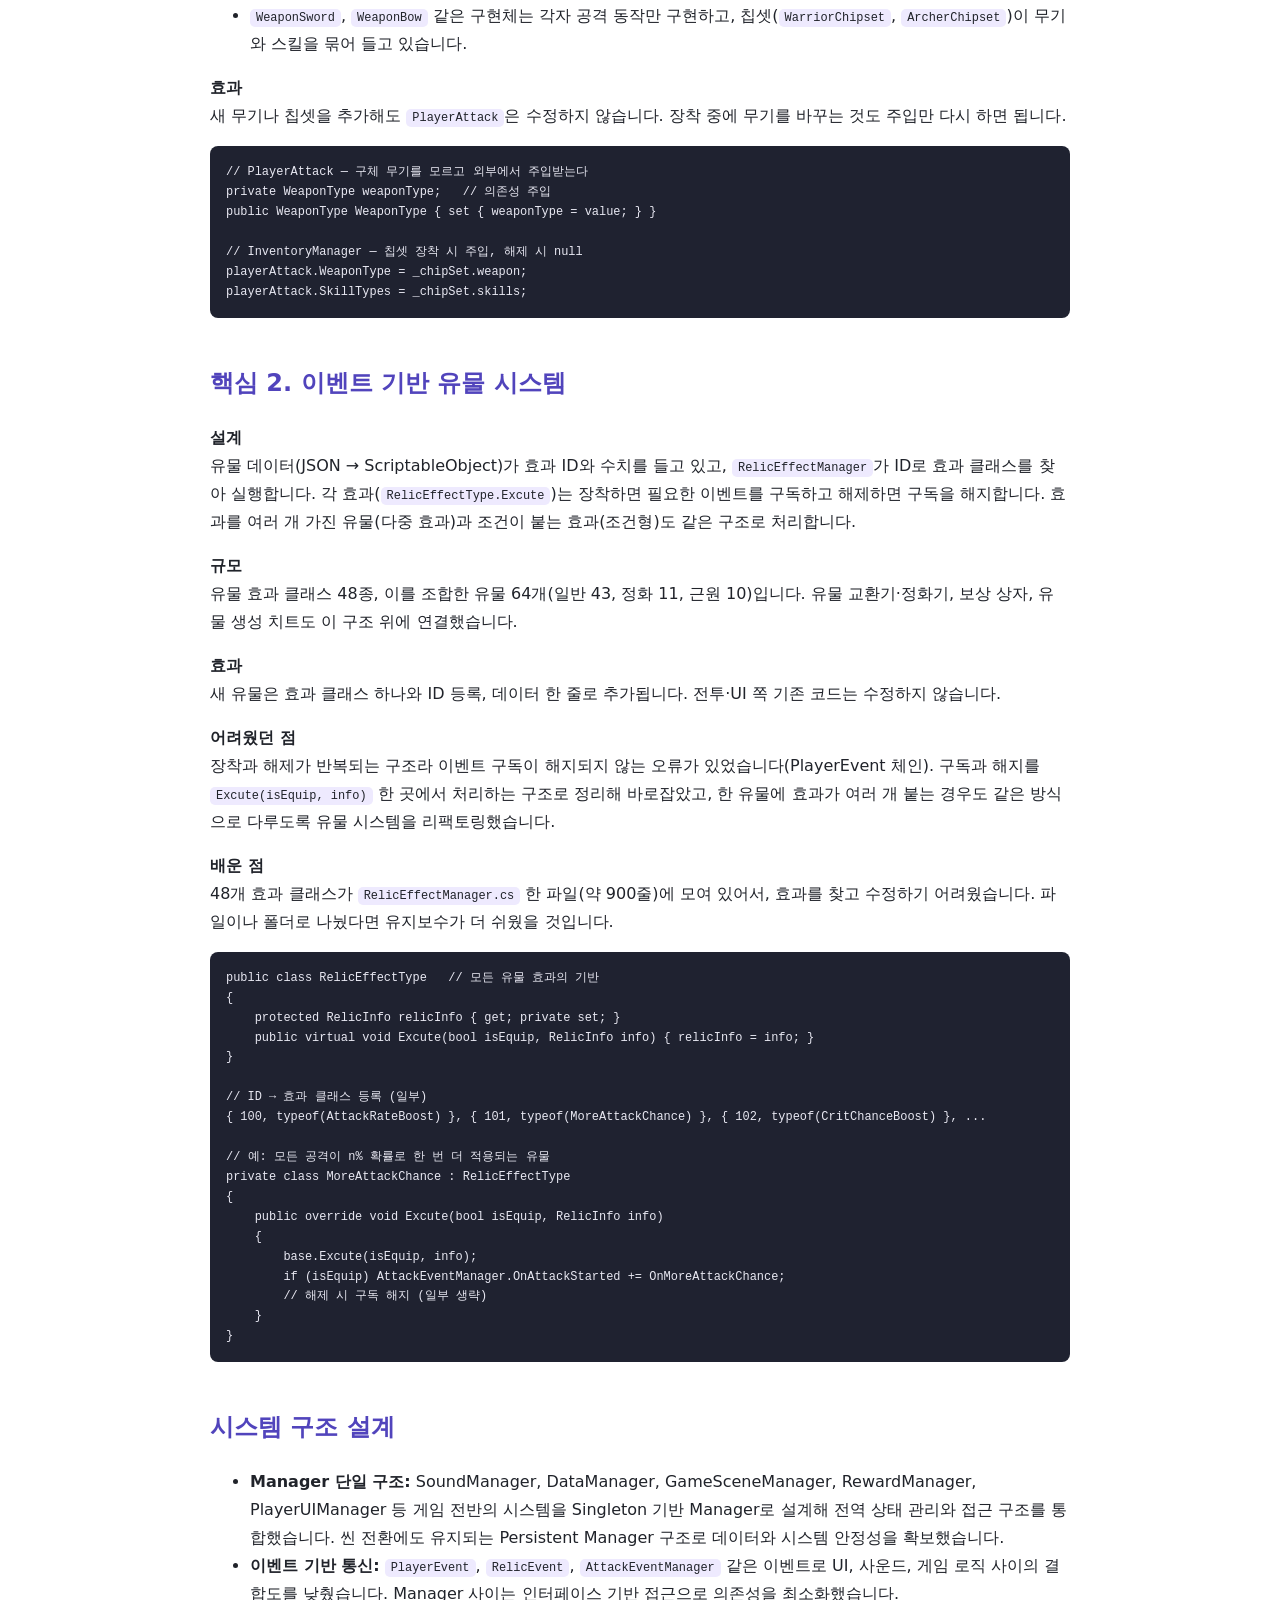
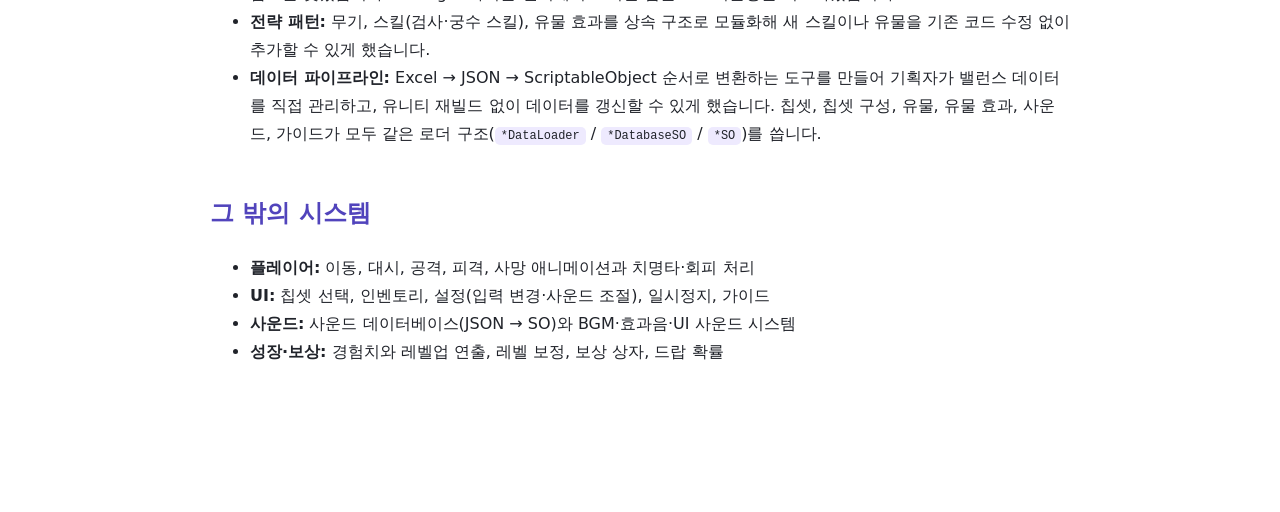
<file: documents/rovoid.html>
<!doctype html>
<html lang="ko">
<head>
<meta charset="utf-8">
<meta name="viewport" content="width=device-width,initial-scale=1">
<title>Rovoid 프로젝트 문서</title>
<link rel="stylesheet" href="../css/document.css">
</head>
<body>
<a class="back" href="../project.html?id=rovoid">← 프로젝트 상세로</a>
<h1>Rovoid</h1>
<p class="sub">2.5D 액션 로그라이크 · 7인 팀 · 시스템 구조 설계 · 2025.07 ~ 2025.12</p>

<div class="shots">
  <img src="../images/Rovoid_Image.png" alt="Rovoid 화면 1">
  <img src="../images/Rovoid_Image2.png" alt="Rovoid 화면 2">
</div>

<table>
  <tr><th>장르</th><td>액션 로그라이크, 2.5D</td></tr>
  <tr><th>주요역할 및 담당</th><td>1. 게임 코어 아키텍처 및 플레이어, 직업/스킬/아이템 시스템<br>2. UI/사운드 시스템</td></tr>
  <tr><th>개발 인원</th><td>총원 7명 (클라이언트 프로그래밍 2명, 기획 1명, PM/QA 1명, 아트 3명)</td></tr>
  <tr><th>개발 환경</th><td>Unity 2022.03.59f1, C#</td></tr>
  <tr><th>링크</th><td>
    <a href="https://github.com/coil38/2025-2_Space" target="_blank" rel="noopener noreferrer">GitHub</a> ·
    <a href="https://store.onstove.com/ko/games/103329" target="_blank" rel="noopener noreferrer">STOVE</a>
  </td></tr>
</table>

<h2>한눈에 보기</h2>
<p class="lead">외부에서 가져온 구조 없이 시스템 구조를 직접 설계했고, 무기를 의존성 주입으로 받게 해 칩셋(직업)만 바꿔도 공격 로직 수정 없이 무기와 스킬이 교체되며, 유물 효과 48종을 이벤트 구독 방식으로 구현했습니다.</p>
<p>저장소에 커밋 172개를 작성했고, 시스템 구조 설계부터 플레이어·유물·인벤토리·UI·사운드까지 클라이언트 핵심을 맡았습니다.</p>

<table>
  <tr><th>내가 구현한 것</th></tr>
  <tr><td>
    시스템 구조 설계: Manager 구조, 이벤트 기반 통신, 데이터 로더<br>
    무기·스킬 의존성 주입 구조 (칩셋 장착으로 교체)<br>
    이벤트 기반 유물 시스템: 효과 48종, 유물 64개, 교환기·정화기<br>
    플레이어 이동·대시·공격·애니메이션, 치명타·회피<br>
    칩셋 선택·인벤토리·설정·가이드 UI, 경험치·보상 상자<br>
    사운드 데이터베이스와 사운드 시스템
  </td></tr>
</table>

<h2>핵심 1. 무기 의존성 주입</h2>
<p><b>문제</b><br>무기와 스킬은 칩셋(전사, 궁수)마다 다릅니다. 공격을 처리하는 <code>PlayerAttack</code>이 구체적인 무기를 알고 있으면, 칩셋이 늘어날 때마다 공격 코드를 고쳐야 합니다.</p>
<p><b>설계</b></p>
<ul>
  <li><code>PlayerAttack</code>은 추상 클래스 <code>WeaponType</code>(<code>IUse</code>, <code>ICheckUse</code> 구현)과 <code>SkillType[]</code>에만 의존합니다.</li>
  <li><code>InventoryManager</code>가 칩셋을 장착할 때 그 칩셋의 무기와 스킬을 <code>PlayerAttack</code>에 주입하고, 해제하면 <code>null</code>로 되돌립니다. DI 컨테이너 없이 프로퍼티(세터)로 주입하는 방식입니다.</li>
  <li><code>WeaponSword</code>, <code>WeaponBow</code> 같은 구현체는 각자 공격 동작만 구현하고, 칩셋(<code>WarriorChipset</code>, <code>ArcherChipset</code>)이 무기와 스킬을 묶어 들고 있습니다.</li>
</ul>
<p><b>효과</b><br>새 무기나 칩셋을 추가해도 <code>PlayerAttack</code>은 수정하지 않습니다. 장착 중에 무기를 바꾸는 것도 주입만 다시 하면 됩니다.</p>
<pre><code>// PlayerAttack — 구체 무기를 모르고 외부에서 주입받는다
private WeaponType weaponType;   // 의존성 주입
public WeaponType WeaponType { set { weaponType = value; } }

// InventoryManager — 칩셋 장착 시 주입, 해제 시 null
playerAttack.WeaponType = _chipSet.weapon;
playerAttack.SkillTypes = _chipSet.skills;</code></pre>

<h2>핵심 2. 이벤트 기반 유물 시스템</h2>
<p><b>설계</b><br>유물 데이터(JSON → ScriptableObject)가 효과 ID와 수치를 들고 있고, <code>RelicEffectManager</code>가 ID로 효과 클래스를 찾아 실행합니다. 각 효과(<code>RelicEffectType.Excute</code>)는 장착하면 필요한 이벤트를 구독하고 해제하면 구독을 해지합니다. 효과를 여러 개 가진 유물(다중 효과)과 조건이 붙는 효과(조건형)도 같은 구조로 처리합니다.</p>
<p><b>규모</b><br>유물 효과 클래스 48종, 이를 조합한 유물 64개(일반 43, 정화 11, 근원 10)입니다. 유물 교환기·정화기, 보상 상자, 유물 생성 치트도 이 구조 위에 연결했습니다.</p>
<p><b>효과</b><br>새 유물은 효과 클래스 하나와 ID 등록, 데이터 한 줄로 추가됩니다. 전투·UI 쪽 기존 코드는 수정하지 않습니다.</p>
<p><b>어려웠던 점</b><br>장착과 해제가 반복되는 구조라 이벤트 구독이 해지되지 않는 오류가 있었습니다(PlayerEvent 체인). 구독과 해지를 <code>Excute(isEquip, info)</code> 한 곳에서 처리하는 구조로 정리해 바로잡았고, 한 유물에 효과가 여러 개 붙는 경우도 같은 방식으로 다루도록 유물 시스템을 리팩토링했습니다.</p>
<p><b>배운 점</b><br>48개 효과 클래스가 <code>RelicEffectManager.cs</code> 한 파일(약 900줄)에 모여 있어서, 효과를 찾고 수정하기 어려웠습니다. 파일이나 폴더로 나눴다면 유지보수가 더 쉬웠을 것입니다.</p>
<pre><code>public class RelicEffectType   // 모든 유물 효과의 기반
{
    protected RelicInfo relicInfo { get; private set; }
    public virtual void Excute(bool isEquip, RelicInfo info) { relicInfo = info; }
}

// ID → 효과 클래스 등록 (일부)
{ 100, typeof(AttackRateBoost) }, { 101, typeof(MoreAttackChance) }, { 102, typeof(CritChanceBoost) }, ...

// 예: 모든 공격이 n% 확률로 한 번 더 적용되는 유물
private class MoreAttackChance : RelicEffectType
{
    public override void Excute(bool isEquip, RelicInfo info)
    {
        base.Excute(isEquip, info);
        if (isEquip) AttackEventManager.OnAttackStarted += OnMoreAttackChance;
        // 해제 시 구독 해지 (일부 생략)
    }
}</code></pre>

<h2>시스템 구조 설계</h2>
<ul>
  <li><b>Manager 단일 구조:</b> SoundManager, DataManager, GameSceneManager, RewardManager, PlayerUIManager 등 게임 전반의 시스템을 Singleton 기반 Manager로 설계해 전역 상태 관리와 접근 구조를 통합했습니다. 씬 전환에도 유지되는 Persistent Manager 구조로 데이터와 시스템 안정성을 확보했습니다.</li>
  <li><b>이벤트 기반 통신:</b> <code>PlayerEvent</code>, <code>RelicEvent</code>, <code>AttackEventManager</code> 같은 이벤트로 UI, 사운드, 게임 로직 사이의 결합도를 낮췄습니다. Manager 사이는 인터페이스 기반 접근으로 의존성을 최소화했습니다.</li>
  <li><b>전략 패턴:</b> 무기, 스킬(검사·궁수 스킬), 유물 효과를 상속 구조로 모듈화해 새 스킬이나 유물을 기존 코드 수정 없이 추가할 수 있게 했습니다.</li>
  <li><b>데이터 파이프라인:</b> Excel → JSON → ScriptableObject 순서로 변환하는 도구를 만들어 기획자가 밸런스 데이터를 직접 관리하고, 유니티 재빌드 없이 데이터를 갱신할 수 있게 했습니다. 칩셋, 칩셋 구성, 유물, 유물 효과, 사운드, 가이드가 모두 같은 로더 구조(<code>*DataLoader</code> / <code>*DatabaseSO</code> / <code>*SO</code>)를 씁니다.</li>
</ul>

<h2>그 밖의 시스템</h2>
<ul>
  <li><b>플레이어:</b> 이동, 대시, 공격, 피격, 사망 애니메이션과 치명타·회피 처리</li>
  <li><b>UI:</b> 칩셋 선택, 인벤토리, 설정(입력 변경·사운드 조절), 일시정지, 가이드</li>
  <li><b>사운드:</b> 사운드 데이터베이스(JSON → SO)와 BGM·효과음·UI 사운드 시스템</li>
  <li><b>성장·보상:</b> 경험치와 레벨업 연출, 레벨 보정, 보상 상자, 드랍 확률</li>
</ul>
</body>
</html>
</file>
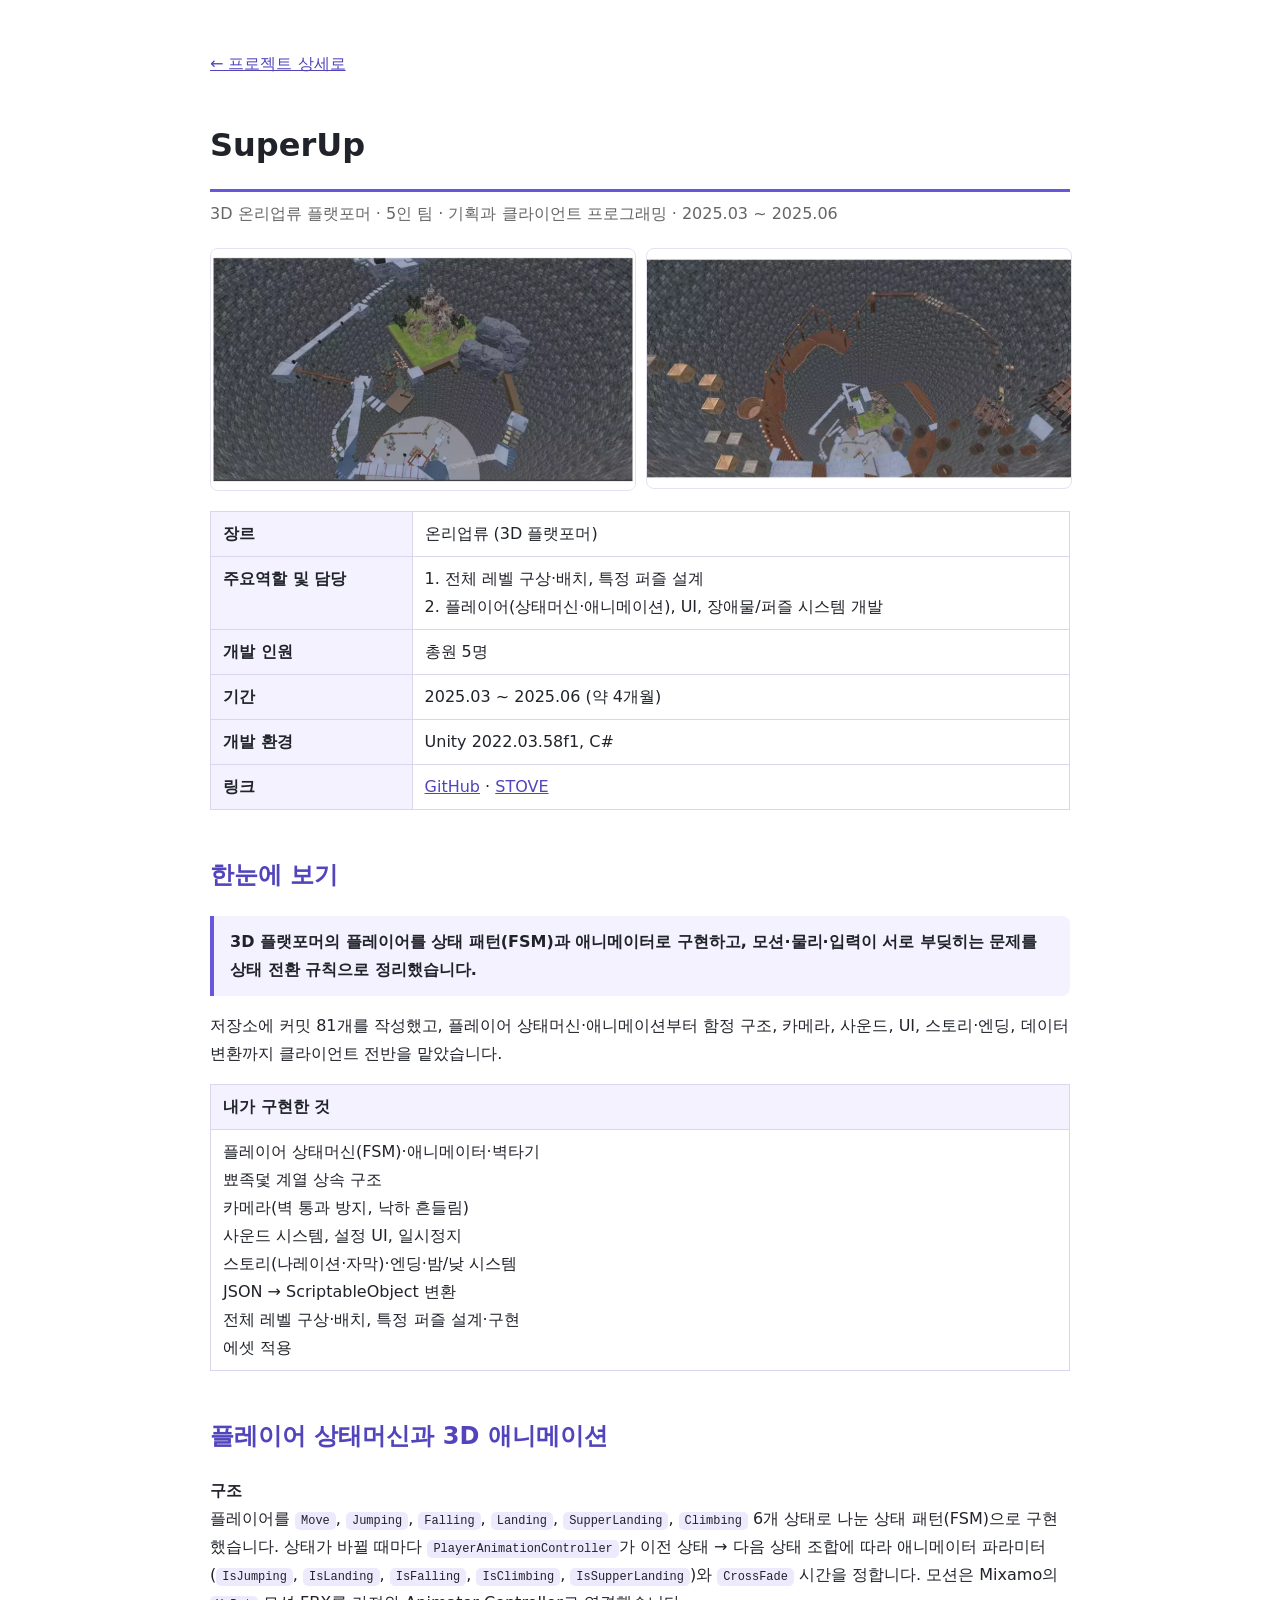
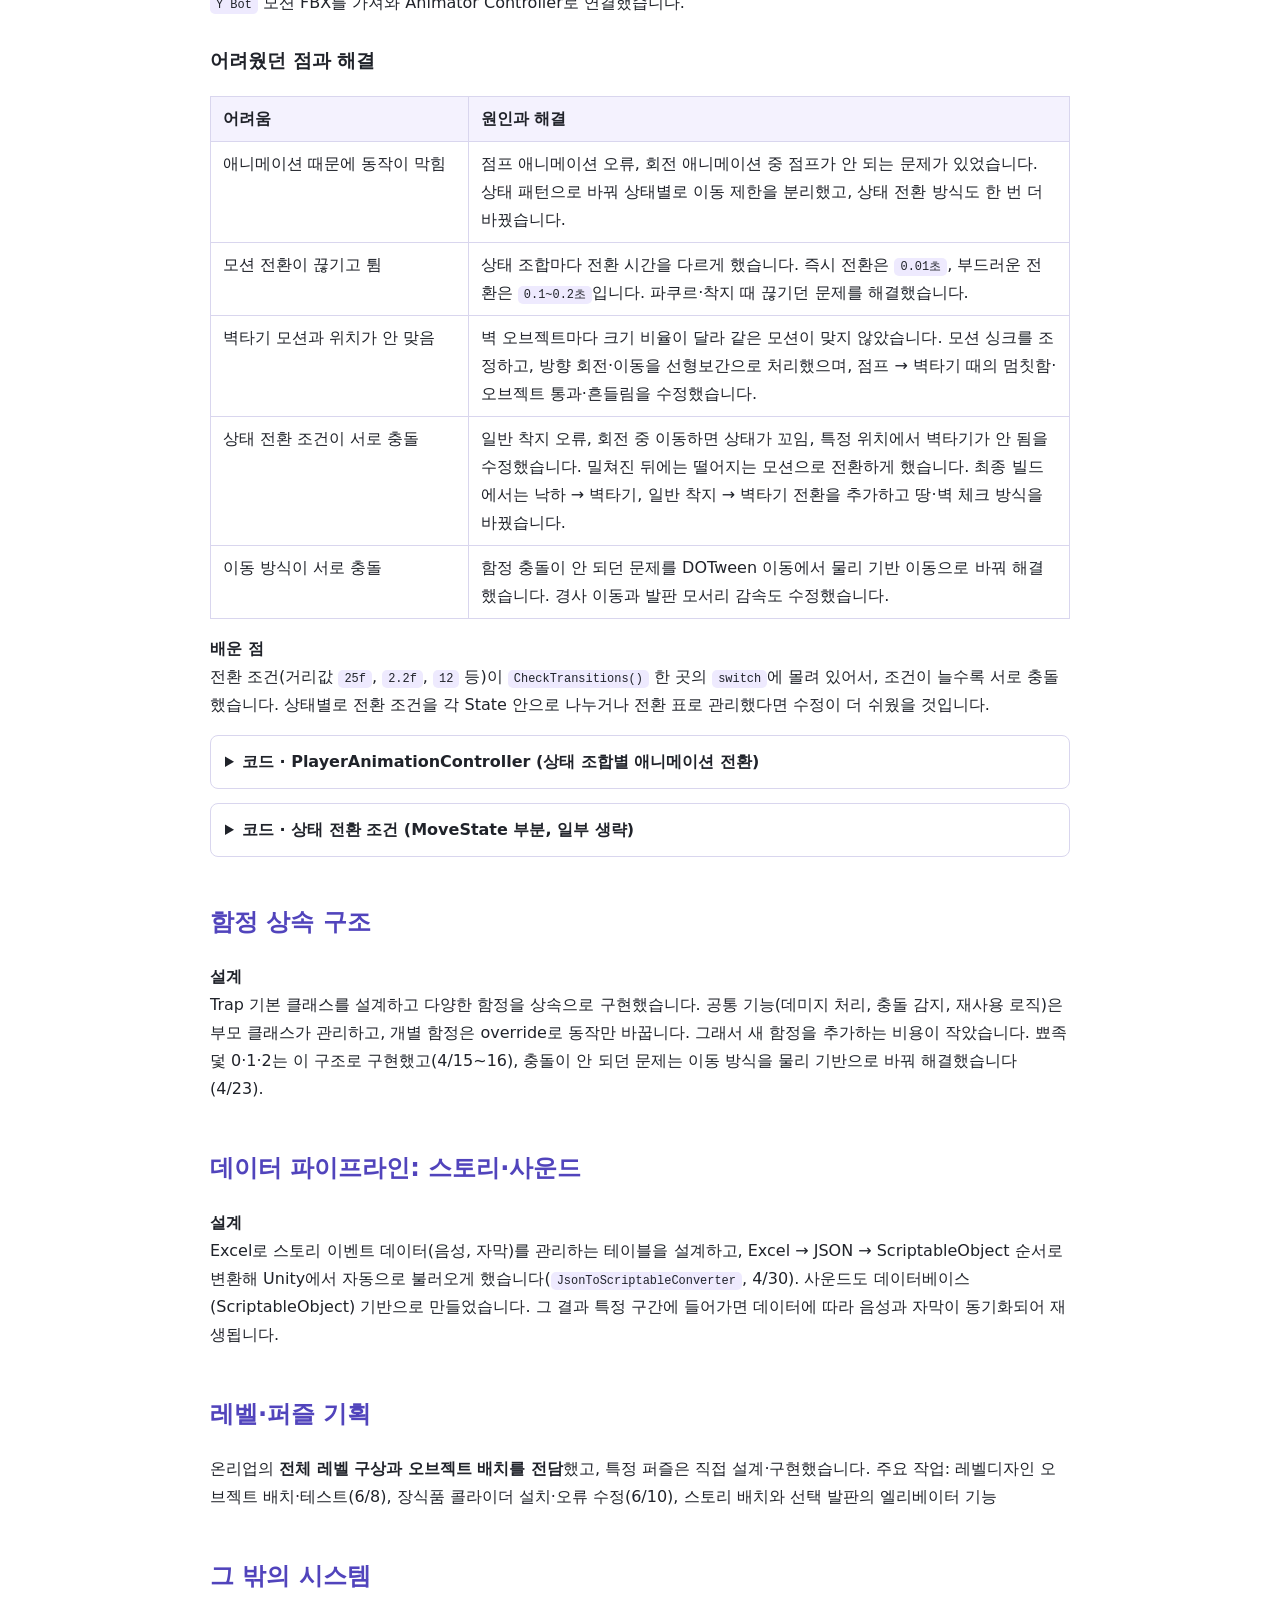
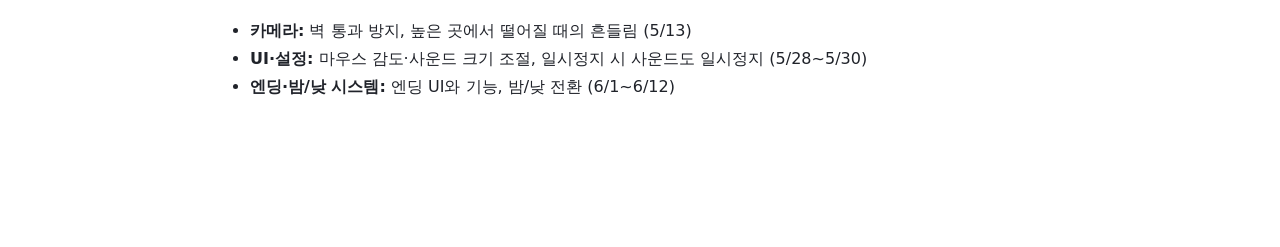
<file: documents/superup.html>
<!doctype html>
<html lang="ko">
<head>
<meta charset="utf-8">
<meta name="viewport" content="width=device-width,initial-scale=1">
<title>SuperUp 프로젝트 문서</title>
<link rel="stylesheet" href="../css/document.css">
</head>
<body>
<a class="back" href="../project.html?id=superup">← 프로젝트 상세로</a>
<h1>SuperUp</h1>
<p class="sub">3D 온리업류 플랫포머 · 5인 팀 · 기획과 클라이언트 프로그래밍 · 2025.03 ~ 2025.06</p>

<div class="shots">
  <img src="../images/SuperUp_Image.png" alt="SuperUp 화면 1">
  <img src="../images/SuperUp_Image2.png" alt="SuperUp 화면 2">
</div>

<table>
  <tr><th>장르</th><td>온리업류 (3D 플랫포머)</td></tr>
  <tr><th>주요역할 및 담당</th><td>1. 전체 레벨 구상·배치, 특정 퍼즐 설계<br>2. 플레이어(상태머신·애니메이션), UI, 장애물/퍼즐 시스템 개발</td></tr>
  <tr><th>개발 인원</th><td>총원 5명</td></tr>
  <tr><th>기간</th><td>2025.03 ~ 2025.06 (약 4개월)</td></tr>
  <tr><th>개발 환경</th><td>Unity 2022.03.58f1, C#</td></tr>
  <tr><th>링크</th><td>
    <a href="https://github.com/Taehyeon88/Team7_SuperUp" target="_blank" rel="noopener noreferrer">GitHub</a> ·
    <a href="https://store.onstove.com/ko/games/101426" target="_blank" rel="noopener noreferrer">STOVE</a>
  </td></tr>
</table>

<h2>한눈에 보기</h2>
<p class="lead">3D 플랫포머의 플레이어를 상태 패턴(FSM)과 애니메이터로 구현하고, 모션·물리·입력이 서로 부딪히는 문제를 상태 전환 규칙으로 정리했습니다.</p>
<p>저장소에 커밋 81개를 작성했고, 플레이어 상태머신·애니메이션부터 함정 구조, 카메라, 사운드, UI, 스토리·엔딩, 데이터 변환까지 클라이언트 전반을 맡았습니다.</p>

<table>
  <tr><th>내가 구현한 것</th></tr>
  <tr><td>
    플레이어 상태머신(FSM)·애니메이터·벽타기<br>
    뾰족덫 계열 상속 구조<br>
    카메라(벽 통과 방지, 낙하 흔들림)<br>
    사운드 시스템, 설정 UI, 일시정지<br>
    스토리(나레이션·자막)·엔딩·밤/낮 시스템<br>
    JSON → ScriptableObject 변환<br>
    전체 레벨 구상·배치, 특정 퍼즐 설계·구현<br>
    에셋 적용
  </td></tr>
</table>

<h2>플레이어 상태머신과 3D 애니메이션</h2>
<p><b>구조</b><br>플레이어를 <code>Move</code>, <code>Jumping</code>, <code>Falling</code>, <code>Landing</code>, <code>SupperLanding</code>, <code>Climbing</code> 6개 상태로 나눈 상태 패턴(FSM)으로 구현했습니다. 상태가 바뀔 때마다 <code>PlayerAnimationController</code>가 이전 상태 → 다음 상태 조합에 따라 애니메이터 파라미터(<code>IsJumping</code>, <code>IsLanding</code>, <code>IsFalling</code>, <code>IsClimbing</code>, <code>IsSupperLanding</code>)와 <code>CrossFade</code> 시간을 정합니다. 모션은 Mixamo의 <code>Y Bot</code> 모션 FBX를 가져와 Animator Controller로 연결했습니다.</p>

<h3>어려웠던 점과 해결</h3>
<table>
  <tr><th style="width:30%">어려움</th><th>원인과 해결</th></tr>
  <tr><td>애니메이션 때문에 동작이 막힘</td><td>점프 애니메이션 오류, 회전 애니메이션 중 점프가 안 되는 문제가 있었습니다. 상태 패턴으로 바꿔 상태별로 이동 제한을 분리했고, 상태 전환 방식도 한 번 더 바꿨습니다.</td></tr>
  <tr><td>모션 전환이 끊기고 튐</td><td>상태 조합마다 전환 시간을 다르게 했습니다. 즉시 전환은 <code>0.01초</code>, 부드러운 전환은 <code>0.1~0.2초</code>입니다. 파쿠르·착지 때 끊기던 문제를 해결했습니다.</td></tr>
  <tr><td>벽타기 모션과 위치가 안 맞음</td><td>벽 오브젝트마다 크기 비율이 달라 같은 모션이 맞지 않았습니다. 모션 싱크를 조정하고, 방향 회전·이동을 선형보간으로 처리했으며, 점프 → 벽타기 때의 멈칫함·오브젝트 통과·흔들림을 수정했습니다.</td></tr>
  <tr><td>상태 전환 조건이 서로 충돌</td><td>일반 착지 오류, 회전 중 이동하면 상태가 꼬임, 특정 위치에서 벽타기가 안 됨을 수정했습니다. 밀쳐진 뒤에는 떨어지는 모션으로 전환하게 했습니다. 최종 빌드에서는 낙하 → 벽타기, 일반 착지 → 벽타기 전환을 추가하고 땅·벽 체크 방식을 바꿨습니다.</td></tr>
  <tr><td>이동 방식이 서로 충돌</td><td>함정 충돌이 안 되던 문제를 DOTween 이동에서 물리 기반 이동으로 바꿔 해결했습니다. 경사 이동과 발판 모서리 감속도 수정했습니다.</td></tr>
</table>

<p><b>배운 점</b><br>전환 조건(거리값 <code>25f</code>, <code>2.2f</code>, <code>12</code> 등)이 <code>CheckTransitions()</code> 한 곳의 <code>switch</code>에 몰려 있어서, 조건이 늘수록 서로 충돌했습니다. 상태별로 전환 조건을 각 State 안으로 나누거나 전환 표로 관리했다면 수정이 더 쉬웠을 것입니다.</p>

<details>
<summary>코드 · PlayerAnimationController (상태 조합별 애니메이션 전환)</summary>
<pre><code>public void UpdateAnimationState(PlayerState currentState, PlayerState newState)
{
    if (newState == null) return;
    ClearAllParameter();   // IsFalling 초기화

    switch (newState)
    {
        case MoveState:
            animator.SetBool(PARAM_IS_LANDING, false);
            break;
        case JumpingState:
            if (currentState is LandingState || currentState is MoveState) ChangeAnimation("Jumping");
            break;
        case FallingState:
            if (currentState is MoveState) ChangeAnimation_Smooth("Falling", 0.2f);
            else if (currentState is JumpingState) animator.SetBool(PARAM_IS_FALLING, true);
            break;
        case SupperLandingState:
            if (currentState is FallingState) animator.SetTrigger(PARAM_IS_SUPPERLANDING);
            break;
        case ClimbingState:
            if (currentState is MoveState) ChangeAnimation("Climbing");
            else if (currentState is JumpingState) ChangeAnimation_Smooth("Climbing", 0.1f);
            // ... (일부 생략)
            break;
    }
}

private void ChangeAnimation(string stateName) =&gt; animator.CrossFade(stateName, 0.01f, 0);
private void ChangeAnimation_Smooth(string stateName, float value) =&gt; animator.CrossFade(stateName, value, 0);</code></pre>
</details>

<details>
<summary>코드 · 상태 전환 조건 (MoveState 부분, 일부 생략)</summary>
<pre><code>case MoveState:
    if (Input.GetKeyDown(KeyCode.Space) &amp;&amp; pC.IsGrounded()) sM.TransitionToState(JumpingState.GetInstance());   // 점프
    else if (mC.CheckClimbing()) sM.TransitionToState(ClimbingState.GetInstance());                              // 벽타기
    else if (pC.CheckDistance() &gt; 25f &amp;&amp; !pC.isFalling &amp;&amp; !pC.IsGrounded() &amp;&amp; pC.CheckFalling(12))              // 낙하 진입
        sM.TransitionToState(FallingState.GetInstance());
    else if (pC.isHightLanding) sM.TransitionToState(LandingState.GetInstance());                                // 높은 곳 착지
    else if (pC.isTrusted) sM.TransitionToState(FallingState.GetInstance());                                     // 밀쳐진 뒤 낙하
    break;</code></pre>
</details>

<h2>함정 상속 구조</h2>
<p><b>설계</b><br>Trap 기본 클래스를 설계하고 다양한 함정을 상속으로 구현했습니다. 공통 기능(데미지 처리, 충돌 감지, 재사용 로직)은 부모 클래스가 관리하고, 개별 함정은 override로 동작만 바꿉니다. 그래서 새 함정을 추가하는 비용이 작았습니다. 뾰족덫 0·1·2는 이 구조로 구현했고(4/15~16), 충돌이 안 되던 문제는 이동 방식을 물리 기반으로 바꿔 해결했습니다(4/23).</p>

<h2>데이터 파이프라인: 스토리·사운드</h2>
<p><b>설계</b><br>Excel로 스토리 이벤트 데이터(음성, 자막)를 관리하는 테이블을 설계하고, Excel → JSON → ScriptableObject 순서로 변환해 Unity에서 자동으로 불러오게 했습니다(<code>JsonToScriptableConverter</code>, 4/30). 사운드도 데이터베이스(ScriptableObject) 기반으로 만들었습니다. 그 결과 특정 구간에 들어가면 데이터에 따라 음성과 자막이 동기화되어 재생됩니다.</p>

<h2>레벨·퍼즐 기획</h2>
<p>온리업의 <b>전체 레벨 구상과 오브젝트 배치를 전담</b>했고, 특정 퍼즐은 직접 설계·구현했습니다. 주요 작업: 레벨디자인 오브젝트 배치·테스트(6/8), 장식품 콜라이더 설치·오류 수정(6/10), 스토리 배치와 선택 발판의 엘리베이터 기능</p>

<h2>그 밖의 시스템</h2>
<ul>
  <li><b>카메라:</b> 벽 통과 방지, 높은 곳에서 떨어질 때의 흔들림 (5/13)</li>
  <li><b>UI·설정:</b> 마우스 감도·사운드 크기 조절, 일시정지 시 사운드도 일시정지 (5/28~5/30)</li>
  <li><b>엔딩·밤/낮 시스템:</b> 엔딩 UI와 기능, 밤/낮 전환 (6/1~6/12)</li>
</ul>
</body>
</html>
</file>
<file: css/portfolio.css>
:root {
  --bg: #f6f7fb;
  --surface: #ffffff;
  --text: #171a21;
  --muted: #667085;
  --line: #e4e7ec;
  --accent: #6757df;
  --accent-soft: #eeebff;
  --shadow: 0 20px 50px rgba(35, 31, 77, .12);
}
* { box-sizing: border-box; }
html { scroll-behavior: smooth; }
body { margin: 0; background: var(--bg); color: var(--text); font-family: Pretendard, "Noto Sans KR", system-ui, sans-serif; }
a { color: inherit; }
.site-header { height: 72px; display: flex; align-items: center; justify-content: space-between; gap: 24px; padding: 0 max(24px, calc((100vw - 1120px) / 2)); background: rgba(255,255,255,.9); border-bottom: 1px solid var(--line); position: sticky; top: 0; z-index: 10; backdrop-filter: blur(12px); }
.brand { font-weight: 800; text-decoration: none; letter-spacing: -.02em; }
nav { display: flex; gap: 24px; }
nav a { color: var(--muted); text-decoration: none; font-size: .9rem; }
.loading, .error { max-width: 1120px; margin: 80px auto; padding: 24px; }
.error { background: #fff1f1; color: #a12828; border-radius: 14px; }
.hero { max-width: 1120px; margin: 0 auto; padding: 74px 24px 62px; display: grid; grid-template-columns: 1.1fr .9fr; gap: 64px; align-items: center; }
.eyebrow { color: var(--accent); font-weight: 800; letter-spacing: .08em; font-size: .82rem; text-transform: uppercase; }
.hero h1 { margin: 14px 0 20px; font-size: clamp(2.5rem, 5vw, 3.8rem); line-height: 1.08; letter-spacing: -.055em; word-break: keep-all; }
.intro { max-width: 620px; color: var(--muted); font-size: 1.08rem; line-height: 1.75; }
.actions { display: flex; flex-wrap: wrap; gap: 10px; margin-top: 30px; }
.button { display: inline-flex; align-items: center; justify-content: center; min-height: 44px; padding: 0 18px; border: 1px solid var(--line); border-radius: 10px; background: var(--surface); text-decoration: none; font-weight: 700; font-size: .9rem; }
.button.primary { background: var(--accent); border-color: var(--accent); color: #fff; }
.profile-card { padding: 28px; background: var(--surface); border: 1px solid var(--line); border-radius: 24px; box-shadow: var(--shadow); }
.profile-card img { display: block; width: 172px; height: 172px; object-fit: cover; border-radius: 50%; margin: 0 auto 22px; background: var(--accent-soft); }
.profile-card h2 { text-align: center; margin: 0; }
.profile-card p { text-align: center; color: var(--muted); margin: 8px 0 20px; }
.skill-list { display: flex; flex-wrap: wrap; justify-content: center; gap: 7px; }
.tag { display: inline-flex; padding: 6px 10px; border-radius: 999px; background: var(--accent-soft); color: var(--accent); font-size: .78rem; font-weight: 700; }
.section { max-width: 1120px; margin: 0 auto; padding: 28px 24px 64px; }
.section-heading { display: flex; justify-content: space-between; align-items: end; gap: 20px; margin-bottom: 24px; }
.section-heading h2 { margin: 0; font-size: 1.8rem; letter-spacing: -.035em; }
.section-heading p { margin: 0; color: var(--muted); }
.project-grid { display: grid; grid-template-columns: repeat(2, minmax(0, 1fr)); gap: 22px; }
.project-card { overflow: hidden; background: var(--surface); border: 1px solid var(--line); border-radius: 20px; transition: transform .18s ease, box-shadow .18s ease; }
.project-card:hover { transform: translateY(-3px); box-shadow: var(--shadow); }
.project-card img { display: block; width: 100%; aspect-ratio: 16/9; object-fit: cover; background: #252b45; }
.project-content { padding: 22px; }
.project-meta { color: var(--accent); font-size: .78rem; font-weight: 800; }
.project-content h3 { margin: 8px 0; font-size: 1.35rem; }
.project-content p { color: var(--muted); line-height: 1.6; min-height: 52px; }
.project-role { padding: 12px 0; border-top: 1px solid var(--line); border-bottom: 1px solid var(--line); font-size: .9rem; }
.project-role strong { margin-right: 8px; }
.card-actions { display: flex; flex-wrap: wrap; gap: 8px; margin-top: 18px; }
.documents { display: grid; grid-template-columns: .8fr 1.2fr; gap: 40px; padding: 30px; background: var(--surface); border: 1px solid var(--line); border-radius: 20px; }
.documents p { color: var(--muted); line-height: 1.65; }
.documents h2 { word-break: keep-all; }
.document-list { display: grid; align-content: center; }
.document-link { display: flex; justify-content: space-between; padding: 16px 4px; border-bottom: 1px solid var(--line); text-decoration: none; font-weight: 700; }
.document-link span { color: var(--muted); font-weight: 500; }
footer { padding: 34px 24px; text-align: center; background: #171a21; color: #d7dae0; }
.detail-shell { max-width: 900px; margin: 0 auto; padding: 60px 24px 90px; }
.detail-cover { width: 100%; aspect-ratio: 16/8; object-fit: cover; border-radius: 24px; background: #252b45; }
.detail-title { margin: 32px 0 8px; font-size: clamp(2.2rem, 5vw, 3.7rem); letter-spacing: -.045em; }
.detail-summary { color: var(--muted); font-size: 1.06rem; line-height: 1.75; }
.detail-facts { display: grid; grid-template-columns: repeat(4, 1fr); gap: 12px; margin: 30px 0; }
.fact { padding: 16px; background: var(--surface); border: 1px solid var(--line); border-radius: 14px; }
.fact small { display: block; color: var(--muted); margin-bottom: 6px; }
.detail-section { margin-top: 46px; }
.detail-section h2 { margin-bottom: 18px; }
.contribution-list { padding-left: 22px; line-height: 1.9; }
.solve-grid { display: grid; grid-template-columns: repeat(3, 1fr); gap: 12px; }
.solve-item { padding: 20px; background: var(--surface); border: 1px solid var(--line); border-radius: 14px; }
.solve-item small { color: var(--accent); font-weight: 800; }
.solve-item p { color: var(--muted); line-height: 1.65; }
@media (max-width: 760px) {
  .site-header { height: 62px; }
  nav { display: none; }
  .hero { grid-template-columns: 1fr; padding-top: 48px; gap: 34px; }
  .profile-card { max-width: 420px; width: 100%; }
  .project-grid, .documents, .solve-grid { grid-template-columns: 1fr; }
  .detail-facts { grid-template-columns: 1fr 1fr; }
  .section-heading { display: block; }
  .section-heading p { margin-top: 8px; }
}
@media (prefers-reduced-motion: reduce) { * { scroll-behavior: auto !important; transition: none !important; } }
</file>
<file: css/ai-strip.css>
.ai-strip-wrap { max-width: 1120px; margin: 0 auto 28px; padding: 0 24px; }
.ai-strip { display: flex; align-items: center; gap: 18px; padding: 16px 22px; background: var(--surface); border: 1px solid var(--line); border-left: 4px solid var(--accent); border-radius: 14px; text-decoration: none; transition: transform .18s ease, box-shadow .18s ease; }
.ai-strip:hover { transform: translateY(-2px); box-shadow: var(--shadow); }
.ai-strip-tag { flex: none; padding: 6px 10px; border-radius: 999px; background: var(--accent-soft); color: var(--accent); font-size: .74rem; font-weight: 800; letter-spacing: .06em; }
.ai-strip-text { flex: 1; display: flex; flex-direction: column; gap: 2px; min-width: 0; }
.ai-strip-text strong { font-size: 1rem; }
.ai-strip-text span { color: var(--muted); font-size: .88rem; }
.ai-strip-go { flex: none; color: var(--accent); font-weight: 800; font-size: .88rem; }
@media (max-width: 760px) {
  .ai-strip { flex-wrap: wrap; gap: 10px 14px; }
  .ai-strip-text { flex-basis: 100%; order: 3; }
}
</file>
<file: css/ai-workflow.css>
.ai-shell { max-width: 960px; margin: 0 auto; padding: 64px 24px 96px; }
.ai-shell h1 { margin: 14px 0 18px; font-size: clamp(2.2rem, 5vw, 3.6rem); line-height: 1.1; letter-spacing: -.05em; }
.ai-lead { color: var(--muted); font-size: 1.08rem; line-height: 1.8; max-width: 720px; }
.ai-note { margin-top: 18px; padding: 14px 18px; background: var(--accent-soft); border-radius: 12px; color: #3d33a0; font-size: .92rem; line-height: 1.7; }

.ai-section { margin-top: 64px; }
.ai-section h2 { margin: 0 0 8px; font-size: 1.7rem; letter-spacing: -.035em; }
.ai-section > p { color: var(--muted); line-height: 1.75; }
.ai-section h3 { margin: 28px 0 8px; font-size: 1.1rem; }

.ai-video { position: relative; aspect-ratio: 16 / 9; margin-top: 18px; border-radius: 16px; overflow: hidden; background: #171a21; border: 1px solid var(--line); box-shadow: var(--shadow); }
.ai-video iframe { position: absolute; inset: 0; width: 100%; height: 100%; border: 0; }
.ai-video-link { margin: 10px 0 0; font-size: .9rem; }
.ai-video-link a { color: var(--accent); font-weight: 700; text-decoration: none; }

.ai-facts { display: grid; grid-template-columns: repeat(4, 1fr); gap: 12px; margin-top: 28px; }
.ai-fact { padding: 18px; background: var(--surface); border: 1px solid var(--line); border-radius: 14px; }
.ai-fact strong { display: block; font-size: 1.7rem; letter-spacing: -.04em; color: var(--accent); }
.ai-fact span { color: var(--muted); font-size: .85rem; line-height: 1.5; }

.ai-diagram { margin-top: 24px; padding: 22px; background: var(--surface); border: 1px solid var(--line); border-radius: 18px; overflow-x: auto; }
.ai-diagram svg { display: block; min-width: 760px; width: 100%; height: auto; }
.ai-diagram text { font-family: Pretendard, "Noto Sans KR", system-ui, sans-serif; fill: var(--text); }
.ai-diagram .d-box { fill: var(--accent-soft); stroke: var(--accent); stroke-width: 1.5; }
.ai-diagram .d-box.alt { fill: var(--surface); stroke: var(--line); }
.ai-diagram .d-title { font-size: 14px; font-weight: 800; }
.ai-diagram .d-sub { font-size: 11.5px; fill: var(--muted); }
.ai-diagram .d-arrow { stroke: var(--accent); stroke-width: 1.8; fill: none; marker-end: url(#arrow); }
.ai-diagram .d-loop { stroke: var(--muted); stroke-width: 1.4; fill: none; stroke-dasharray: 5 4; marker-end: url(#arrow-muted); }
.ai-diagram .d-label { font-size: 11px; fill: var(--muted); }

.ai-table { width: 100%; border-collapse: collapse; margin: 16px 0; background: var(--surface); border: 1px solid var(--line); border-radius: 14px; overflow: hidden; font-size: .92rem; }
.ai-table th, .ai-table td { padding: 12px 14px; border-bottom: 1px solid var(--line); text-align: left; vertical-align: top; line-height: 1.6; }
.ai-table th { background: #fafaff; color: var(--muted); font-size: .8rem; letter-spacing: .04em; }
.ai-table tr:last-child td { border-bottom: 0; }

.ai-steps { counter-reset: step; list-style: none; padding: 0; margin: 18px 0; }
.ai-steps li { counter-increment: step; position: relative; padding: 14px 16px 14px 56px; margin-bottom: 8px; background: var(--surface); border: 1px solid var(--line); border-radius: 12px; line-height: 1.65; }
.ai-steps li::before { content: counter(step); position: absolute; left: 16px; top: 14px; width: 28px; height: 28px; border-radius: 50%; background: var(--accent); color: #fff; font-weight: 800; font-size: .85rem; display: flex; align-items: center; justify-content: center; }

.ai-quote { margin: 16px 0; padding: 16px 18px; background: #1f2230; color: #e8e8f2; border-radius: 12px; font-size: .88rem; line-height: 1.75; overflow-x: auto; white-space: pre-wrap; }
.ai-quote small { display: block; margin-top: 10px; color: #9aa0b8; }

.ai-timeline { list-style: none; padding: 0; margin: 20px 0; border-left: 3px solid var(--accent-soft); }
.ai-timeline li { position: relative; padding: 0 0 18px 22px; line-height: 1.65; }
.ai-timeline li::before { content: ""; position: absolute; left: -9px; top: 6px; width: 15px; height: 15px; border-radius: 50%; background: var(--accent); border: 3px solid var(--bg); }
.ai-timeline time { display: block; color: var(--accent); font-weight: 800; font-size: .82rem; }

.ai-cases { display: grid; grid-template-columns: repeat(3, 1fr); gap: 14px; margin-top: 16px; }
.ai-case { padding: 18px; background: var(--surface); border: 1px solid var(--line); border-radius: 14px; line-height: 1.65; font-size: .92rem; }
.ai-case h3 { margin: 0 0 8px; font-size: 1rem; }
.ai-case small { color: var(--muted); }

.ai-evidence code, .ai-section code, .ai-table code { background: var(--accent-soft); color: #3d33a0; padding: 2px 6px; border-radius: 5px; font-size: .88em; }
.ai-list { padding-left: 20px; line-height: 1.8; color: var(--text); }
.ai-list li { margin-bottom: 4px; }

@media (max-width: 780px) {
  .ai-facts { grid-template-columns: repeat(2, 1fr); }
  .ai-cases { grid-template-columns: 1fr; }
}
</file>
<file: css/editor.css>
:root { --bg:#eef1f6; --surface:#fff; --text:#171a21; --muted:#667085; --line:#dfe3ea; --accent:#6757df; --danger:#b42318; }
* { box-sizing: border-box; }
body { margin:0; background:var(--bg); color:var(--text); font-family:Pretendard,"Noto Sans KR",system-ui,sans-serif; }
.editor-header { min-height:74px; padding:14px 28px; display:flex; align-items:center; justify-content:space-between; gap:20px; background:var(--surface); border-bottom:1px solid var(--line); position:sticky; top:0; z-index:10; }
.editor-header strong { display:block; font-size:1.05rem; }
.editor-header span { color:var(--muted); font-size:.8rem; }
.header-actions { display:flex; gap:8px; }
.button { min-height:42px; display:inline-flex; align-items:center; justify-content:center; padding:0 15px; border-radius:9px; border:1px solid var(--line); font-weight:700; font-size:.86rem; cursor:pointer; font-family:inherit; }
.button.primary { background:var(--accent); color:#fff; border-color:var(--accent); }
.button.secondary { background:#fff; color:var(--text); }
.editor-layout { display:grid; grid-template-columns:minmax(500px, 1.1fr) minmax(360px, .9fr); gap:22px; padding:22px; max-width:1500px; margin:0 auto; align-items:start; }
.form-section { background:var(--surface); border:1px solid var(--line); border-radius:16px; padding:24px; margin-bottom:18px; }
.section-heading { display:flex; gap:13px; align-items:start; margin-bottom:22px; }
.section-heading > span { width:32px; height:32px; display:grid; place-items:center; border-radius:9px; background:#eeebff; color:var(--accent); font-weight:800; font-size:.78rem; }
.section-heading h1,.section-heading h2 { margin:1px 0 4px; font-size:1.25rem; }
.section-heading p { margin:0; color:var(--muted); font-size:.85rem; }
.project-heading .button { margin-left:auto; }
.field-grid { display:grid; grid-template-columns:1fr 1fr; gap:16px; }
label { display:grid; gap:7px; font-size:.86rem; font-weight:700; }
label small { color:var(--muted); font-weight:500; }
label.wide { grid-column:1/-1; }
input,textarea { width:100%; border:1px solid var(--line); border-radius:9px; padding:11px 12px; background:#fff; color:var(--text); font:inherit; }
textarea { resize:vertical; line-height:1.55; }
input:focus,textarea:focus { outline:3px solid rgba(103,87,223,.16); border-color:var(--accent); }
.project-form { border-top:1px solid var(--line); padding-top:22px; margin-top:22px; }
.project-form:first-child { border-top:0; padding-top:0; margin-top:0; }
.project-form-header { display:flex; justify-content:space-between; align-items:center; margin-bottom:17px; }
.project-form-header h3 { margin:0; }
.remove-project { border:0; background:transparent; color:var(--danger); cursor:pointer; font:inherit; }
.preview-panel { position:sticky; top:96px; background:#151821; border-radius:18px; overflow:hidden; color:#f8f9fb; box-shadow:0 24px 60px rgba(27,25,54,.18); }
.preview-heading { min-height:54px; padding:0 18px; display:flex; align-items:center; justify-content:space-between; border-bottom:1px solid #30333d; }
.preview-heading span { color:#abb1bd; font-size:.78rem; }
#portfolio-preview { padding:28px; }
.preview-profile { display:flex; gap:18px; align-items:center; }
.preview-profile img { width:84px; height:84px; border-radius:50%; object-fit:cover; background:#2a2e3a; }
.preview-profile h2 { margin:0 0 5px; }
.preview-profile p { margin:0; color:#b2b8c5; }
.preview-intro { color:#c5cad4; line-height:1.65; margin:20px 0; }
.preview-tags { display:flex; flex-wrap:wrap; gap:6px; }
.preview-tag { padding:5px 8px; border-radius:999px; background:#2b2747; color:#bdb4ff; font-size:.72rem; }
.preview-project { display:grid; grid-template-columns:94px 1fr; gap:14px; margin-top:22px; padding-top:18px; border-top:1px solid #30333d; }
.preview-project img { width:94px; height:68px; object-fit:cover; border-radius:8px; background:#2a2e3a; }
.preview-project strong { display:block; }
.preview-project p { margin:5px 0 0; color:#aeb5c2; font-size:.8rem; line-height:1.45; }
#validation-message:not(:empty) { margin:16px 0; padding:15px; border-radius:10px; background:#fff1f1; color:var(--danger); }
@media(max-width:980px) { .editor-layout { grid-template-columns:1fr; } .preview-panel { position:static; } }
@media(max-width:620px) { .editor-header { align-items:flex-start; flex-direction:column; padding:16px; } .header-actions { width:100%; flex-direction:column; } .field-grid { grid-template-columns:1fr; } label.wide { grid-column:auto; } .editor-layout { padding:12px; } .form-section { padding:18px; } }
</file>
<file: css/resume.css>
:root { --ink:#171a21; --muted:#5f6878; --line:#dfe3ea; --accent:#5b4bd3; --paper:#fff; --outside:#e9edf3; }
* { box-sizing:border-box; }
body { margin:0; background:var(--outside); color:var(--ink); font-family:Pretendard,"Noto Sans KR",Arial,sans-serif; line-height:1.55; }
.resume-toolbar { min-height:64px; display:flex; align-items:center; justify-content:center; gap:24px; padding:10px 20px; background:#171a21; color:#fff; position:sticky; top:0; z-index:10; }
.resume-toolbar a { color:#fff; text-decoration:none; font-weight:700; }
.resume-toolbar span { color:#bdc3ce; font-size:.84rem; }
.resume-toolbar button { min-height:42px; padding:0 18px; border:0; border-radius:9px; background:#7567e6; color:#fff; font:inherit; font-weight:800; cursor:pointer; }
.resume-page { width:210mm; min-height:297mm; margin:28px auto; padding:18mm 17mm; background:var(--paper); box-shadow:0 18px 55px rgba(24,29,42,.16); }
.resume-head { display:grid; grid-template-columns:1fr auto; gap:24px; padding-bottom:22px; border-bottom:3px solid var(--accent); }
.resume-head h1 { margin:0; font-size:2.2rem; letter-spacing:-.05em; }
.resume-job { margin:5px 0 14px; color:var(--accent); font-weight:800; }
.resume-contact { display:flex; flex-wrap:wrap; gap:8px 18px; color:var(--muted); font-size:.88rem; }
.resume-contact a { color:inherit; text-decoration:none; }
.resume-photo { width:32mm; height:39mm; object-fit:cover; border-radius:5px; background:#eef0f5; }
.resume-section { margin-top:26px; }
.resume-section h2 { margin:0 0 13px; font-size:1.05rem; color:var(--accent); letter-spacing:.03em; }
.resume-intro { margin:0; color:#343a46; }
.resume-skills { display:flex; flex-wrap:wrap; gap:7px; }
.resume-skill { padding:5px 9px; background:#f0edff; color:#5142bd; border-radius:5px; font-size:.8rem; font-weight:700; }
.resume-project { display:grid; grid-template-columns:34mm 1fr; gap:18px; padding:18px 0; border-top:1px solid var(--line); break-inside:avoid; }
.resume-project:first-of-type { border-top:0; padding-top:0; }
.project-period { color:var(--muted); font-size:.82rem; }
.project-main h3 { margin:0; font-size:1.03rem; }
.project-meta { margin:3px 0 8px; color:var(--muted); font-size:.82rem; }
.project-summary { margin:0 0 7px; color:#3e4654; font-size:.88rem; }
.project-main ul { margin:6px 0 0; padding-left:18px; font-size:.86rem; }
.project-main li { margin:3px 0; }
.resume-error { padding:18px; background:#fff1f1; color:#a12828; border-radius:10px; }
@page { size:A4; margin:0; }
@media print {
  body { background:#fff; }
  .resume-toolbar { display:none !important; }
  .resume-page { width:210mm; min-height:297mm; margin:0; padding:16mm 17mm; box-shadow:none; }
  a { color:inherit !important; text-decoration:none !important; }
}
@media screen and (max-width:850px) {
  .resume-toolbar { justify-content:space-between; flex-wrap:wrap; }
  .resume-toolbar span { display:none; }
  .resume-page { width:calc(100% - 24px); min-height:auto; margin:12px; padding:28px 22px; }
  .resume-head { grid-template-columns:1fr; }
  .resume-photo { grid-row:1; }
  .resume-project { grid-template-columns:1fr; gap:6px; }
}
</file>
<file: css/document.css>
body{max-width:860px;margin:50px auto;padding:0 24px 80px;color:#20232a;font-family:system-ui,"Noto Sans KR",sans-serif;line-height:1.75}
h1{border-bottom:3px solid #6757df;padding-bottom:16px;margin-bottom:8px}
h2{margin-top:44px;color:#5144bc}
h3{margin-top:28px}
.sub{color:#666;margin-top:0}
.lead{font-weight:700;background:#f4f2fe;border-left:4px solid #6757df;padding:12px 16px;border-radius:0 8px 8px 0}
.shots{display:grid;grid-template-columns:1fr 1fr;gap:12px;margin:20px 0}
.shots img{width:100%;border-radius:8px;border:1px solid #e3e1f3}
table{border-collapse:collapse;width:100%;margin:16px 0}
th,td{border:1px solid #d9d6ee;padding:8px 12px;text-align:left;vertical-align:top}
th{background:#f4f2fe}
code{background:#eeeafe;padding:2px 6px;border-radius:5px;font-size:.92em}
pre{background:#1f2230;color:#e8e8f2;padding:16px;border-radius:8px;overflow-x:auto;line-height:1.5}
pre code{background:none;padding:0;color:inherit}
details{margin:14px 0;border:1px solid #d9d6ee;border-radius:8px;padding:4px 14px}
summary{cursor:pointer;font-weight:700;padding:8px 0}
.note{color:#777;font-size:.92em}
a{color:#5144bc}
.back{display:inline-block;margin-bottom:18px}
@media(max-width:640px){.shots{grid-template-columns:1fr}}
</file>
